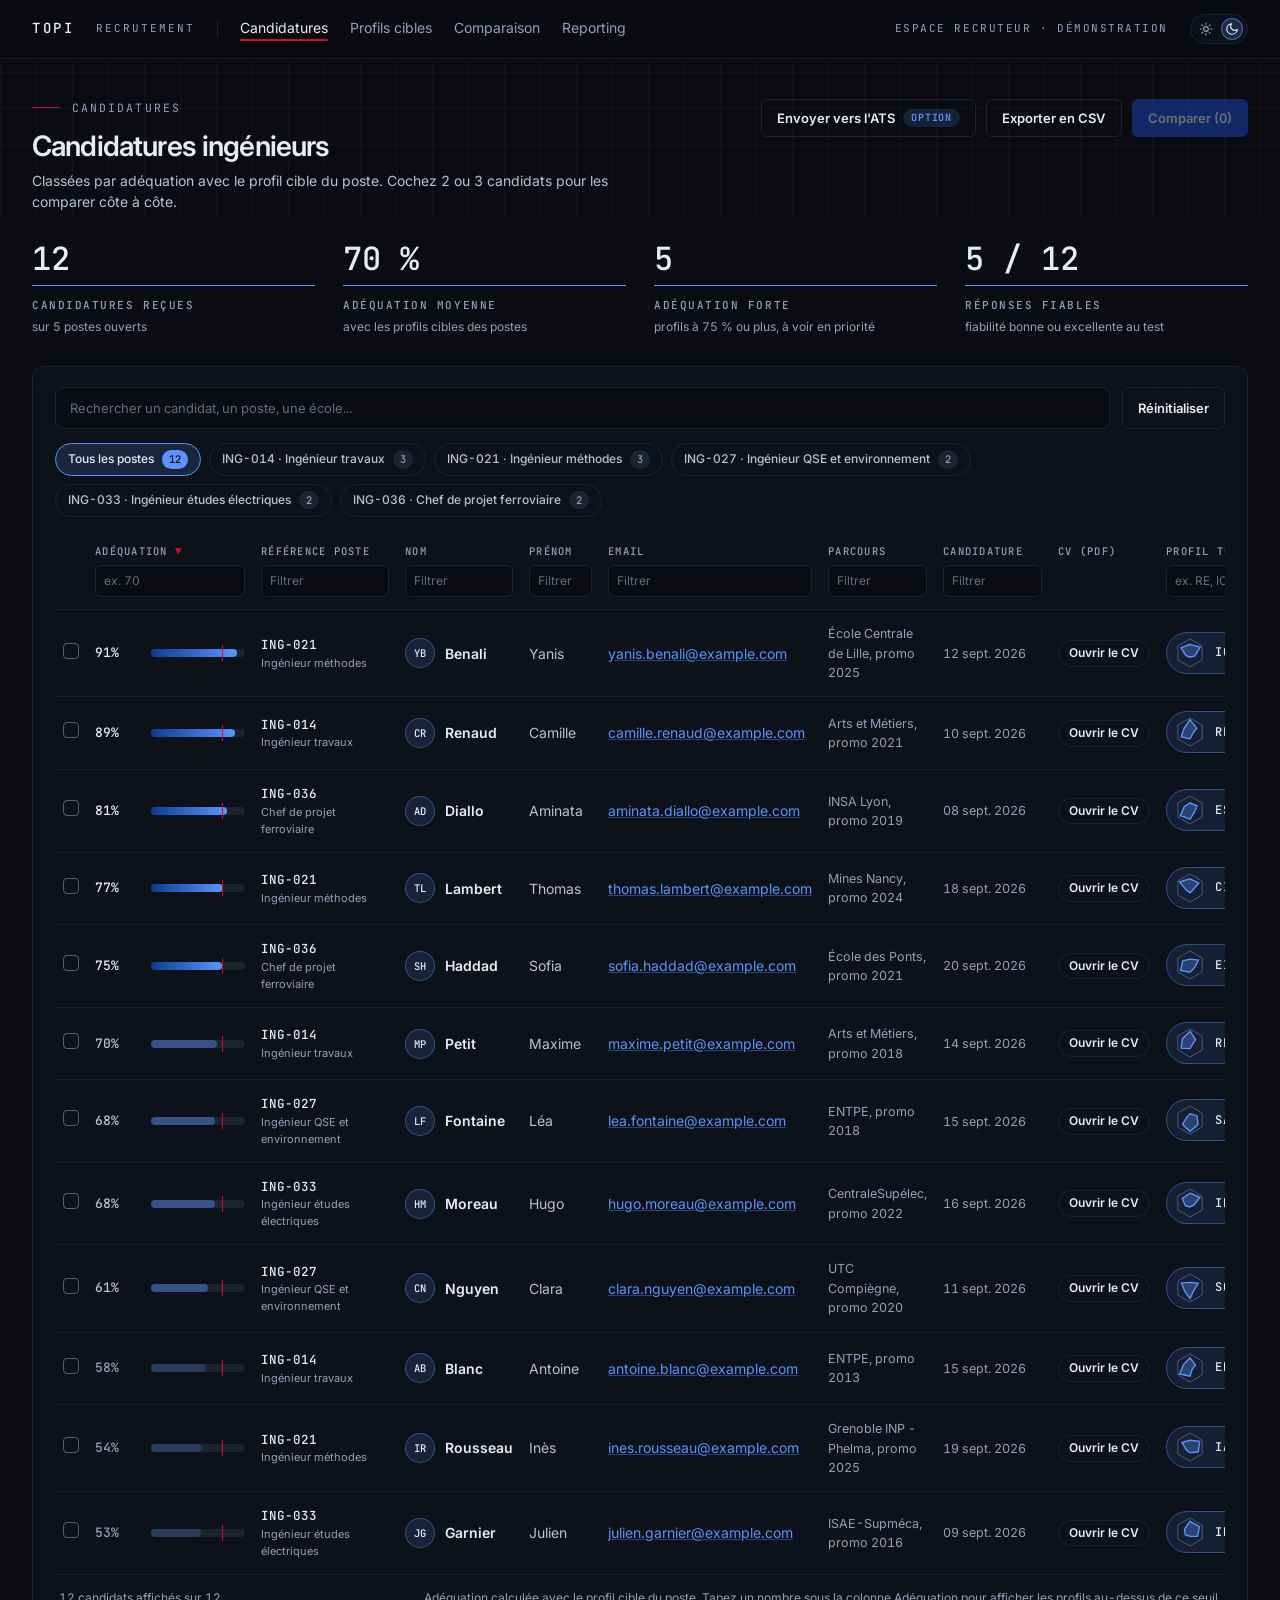
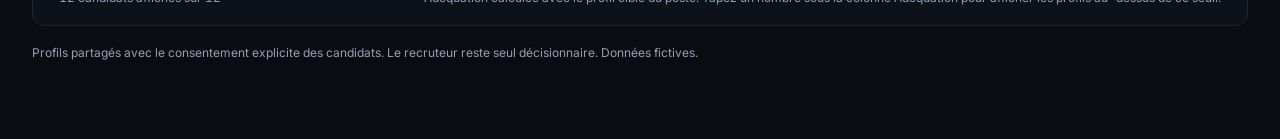
<file: index.html>
<!doctype html>
<html lang="fr">
<head>
<meta charset="utf-8">
<meta name="viewport" content="width=device-width, initial-scale=1">
<meta name="robots" content="noindex, nofollow">
<title>Candidatures ingénieurs · TOPI Recrutement</title>
<link href="https://fonts.googleapis.com/css2?family=Inter:wght@400;500;600;700&family=JetBrains+Mono:wght@400;500&display=swap" rel="stylesheet">
<link rel="icon" href="favicon-32x32.png" sizes="32x32" type="image/png">
<link rel="icon" href="favicon-192x192.png" sizes="192x192" type="image/png">
<script>(function(){var k="topi-demo-theme",q=new URLSearchParams(location.search).get("theme"),t=null;try{if(q==="light"||q==="dark")localStorage.setItem(k,q);t=localStorage.getItem(k);}catch(e){}if(q==="light"||q==="dark")t=q;if(t==="light")document.documentElement.setAttribute("data-theme","light");})();</script>
<link rel="stylesheet" href="style.css?v=20261014c">
</head>
<body>
<header class="topbar">
  <a class="logo" href="index.html">TOPI</a>
  <span class="prod">Recrutement</span>
  <span class="sep"></span>
  <nav><a href="index.html" class="on">Candidatures</a><a href="cibles.html">Profils cibles</a><a href="compare.html">Comparaison</a><a href="reporting.html">Reporting</a></nav>
  <div class="right">Espace recruteur · démonstration</div>
  <button class="theme-toggle" type="button" role="switch" aria-checked="false" aria-label="Thème sombre activé. Passer au thème clair" title="Thème sombre activé. Passer au thème clair"><span class="tt-knob"></span><span class="tt-ic tt-sun"><svg viewBox="0 0 24 24" width="14" height="14" fill="none" stroke="currentColor" stroke-width="2" stroke-linecap="round" aria-hidden="true"><circle cx="12" cy="12" r="4"/><path d="M12 2v2M12 20v2M4.9 4.9l1.4 1.4M17.7 17.7l1.4 1.4M2 12h2M20 12h2M4.9 19.1l1.4-1.4M17.7 6.3l1.4-1.4"/></svg></span><span class="tt-ic tt-moon"><svg viewBox="0 0 24 24" width="14" height="14" fill="none" stroke="currentColor" stroke-width="2" stroke-linecap="round" stroke-linejoin="round" aria-hidden="true"><path d="M21 12.8A9 9 0 1 1 11.2 3a7 7 0 0 0 9.8 9.8z"/></svg></span></button>
</header>
<main class="wide">
  <div class="pagehead">
    <div>
      <div class="eyebrow"><span class="rule"></span>Candidatures</div>
      <h1>Candidatures ingénieurs</h1>
      <p class="sub">Classées par adéquation avec le profil cible du poste. Cochez 2 ou 3 candidats pour les comparer côte à côte.</p>
    </div>
    <div class="actions2">
      <button class="btn" id="ats" title="Intégration ATS proposée en option">Envoyer vers l'ATS <span class="opt">Option</span></button>
      <button class="btn" id="export">Exporter en CSV</button>
      <button class="btn primary" id="cmp" disabled>Comparer (0)</button>
    </div>
  </div>

  <div class="kpis" id="kpis"></div>

  <div class="card list">
    <div class="toolbar2">
      <div class="search"><input id="q" type="search" placeholder="Rechercher un candidat, un poste, une école..."></div>
      <button class="btn" id="reset">Réinitialiser</button>
    </div>
    <div class="chips2" id="postes"></div>
    <div class="tablewrap">
      <table>
        <thead>
          <tr id="heads"></tr>
          <tr class="filters" id="filters"></tr>
        </thead>
        <tbody id="rows"></tbody>
      </table>
    </div>
    <div class="toast" id="toast"></div>
    <div class="empty" id="empty">Aucun candidat ne correspond aux filtres.</div>
    <div class="tfoot"><span id="count"></span><span>Adéquation calculée avec le profil cible du poste. Tapez un nombre sous la colonne Adéquation pour afficher les profils au-dessus de ce seuil.</span></div>
  </div>
  <p class="foot">Profils partagés avec le consentement explicite des candidats. Le recruteur reste seul décisionnaire. Données fictives.</p>
</main>
<script src="data.js?v=20261014c"></script>
<script src="defs.js?v=20261014c"></script>
<script src="scoring.js?v=20261014c"></script>
<script>
const fmtDate = iso => new Date(iso).toLocaleDateString("fr-FR", { day: "2-digit", month: "short", year: "numeric" });
const norm = s => String(s).toLowerCase().normalize("NFD").replace(/[̀-ͯ]/g, "");
const tri = c => Object.entries(c.riasec).sort((a, b) => b[1] - a[1]).slice(0, 3).map(e => e[0]).join("");
let ADQ = {};

function mini(c) {
  const order = ["R", "I", "A", "S", "E", "C"], cx = 17, cy = 17, R = 14;
  const pt = (i, r) => { const a = (-90 + i * 60) * Math.PI / 180; return [cx + r * Math.cos(a), cy + r * Math.sin(a)].join(","); };
  const ring = order.map((k, i) => pt(i, R)).join(" ");
  const data = order.map((k, i) => pt(i, R * c.riasec[k] / 100)).join(" ");
  return `<svg class="mini" viewBox="0 0 34 34" width="34" height="34"><polygon points="${ring}" fill="none" stroke="var(--muted)" stroke-opacity=".45"/><polygon points="${data}" fill="color-mix(in srgb, var(--accent) 30%, transparent)" stroke="var(--accent)" stroke-width="1.4"/></svg>`;
}

const picked = new Set();
const COLS = [
  { key: "sel", label: "", nofilter: true, nosort: true },
  { key: "adq", label: "Adéquation", filter: c => ADQ[c.id].global, sort: c => ADQ[c.id].global, placeholder: "ex. 70", min: true },
  { key: "ref", label: "Référence poste", filter: c => c.ref + " " + c.poste, sort: c => c.ref },
  { key: "nom", label: "Nom", filter: c => c.nom, sort: c => c.nom },
  { key: "prenom", label: "Prénom", filter: c => c.prenom, sort: c => c.prenom },
  { key: "email", label: "Email", filter: c => c.email, sort: c => c.email },
  { key: "parcours", label: "Parcours", filter: c => c.parcours, sort: c => c.parcours },
  { key: "date", label: "Candidature", filter: c => fmtDate(c.candidature), sort: c => c.candidature },
  { key: "cv", label: "CV (PDF)", nofilter: true, nosort: true },
  { key: "profil", label: "Profil TOPI", filter: c => tri(c), sort: c => tri(c), placeholder: "ex. RE, IC" }
];

let sortKey = "adq", sortDir = -1, poste = "", q = "";
const filters = {};
const heads = document.getElementById("heads"), fil = document.getElementById("filters");

COLS.forEach(col => {
  const th = document.createElement("th");
  th.dataset.key = col.key;
  th.innerHTML = col.label + ' <span class="arrow"></span>';
  if (!col.nosort) {
    th.className = "sortable";
    th.onclick = () => { sortDir = sortKey === col.key ? -sortDir : (col.key === "adq" ? -1 : 1); sortKey = col.key; render(); };
  }
  heads.appendChild(th);
  const td = document.createElement("td");
  if (!col.nofilter) {
    const inp = document.createElement("input");
    inp.placeholder = col.placeholder || "Filtrer";
    inp.oninput = () => { filters[col.key] = norm(inp.value); render(); };
    td.appendChild(inp);
  }
  fil.appendChild(td);
});

document.getElementById("q").oninput = e => { q = norm(e.target.value); render(); };
document.getElementById("reset").onclick = () => {
  Object.keys(filters).forEach(k => delete filters[k]);
  fil.querySelectorAll("input").forEach(i => i.value = "");
  document.getElementById("q").value = ""; q = ""; poste = "";
  sortKey = "adq"; sortDir = -1; render();
};

const postes = [...new Map(CANDIDATS.map(c => [c.ref, c.poste])).entries()].sort();

function renderChips() {
  const el = document.getElementById("postes");
  const n = ref => CANDIDATS.filter(c => !ref || c.ref === ref).length;
  el.innerHTML = [["", "Tous les postes"], ...postes.map(([r, t]) => [r, r + " · " + t])].map(([r, t]) =>
    `<button class="chip2 ${poste === r ? "on" : ""}" data-ref="${r}">${t}<b>${n(r)}</b></button>`).join("");
  el.querySelectorAll("button").forEach(b => b.onclick = () => { poste = b.dataset.ref; render(); });
}

function renderKpis() {
  const vals = CANDIDATS.map(c => ADQ[c.id].global);
  const moy = Math.round(vals.reduce((s, v) => s + v, 0) / vals.length);
  const forts = vals.filter(v => v >= 75).length;
  const fiables = CANDIDATS.filter(c => ["Excellent", "Bon"].includes(c.validite.niveau)).length;
  const items = [
    ["Candidatures reçues", CANDIDATS.length, "sur " + postes.length + " postes ouverts"],
    ["Adéquation moyenne", moy + " %", "avec les profils cibles des postes"],
    ["Adéquation forte", forts, "profils à 75 % ou plus, à voir en priorité"],
    ["Réponses fiables", fiables + " / " + CANDIDATS.length, "fiabilité bonne ou excellente au test"]
  ];
  document.getElementById("kpis").innerHTML = items.map(([t, v, s]) => `<div class="kpi"><div class="kv">${v}</div><div class="kt">${t}</div><div class="ks">${s}</div></div>`).join("");
}

function render() {
  ADQ = Object.fromEntries(CANDIDATS.map(c => [c.id, adqCandidat(c)]));
  let list = CANDIDATS.filter(c => (!poste || c.ref === poste)
    && (!q || norm([c.prenom, c.nom, c.email, c.ref, c.poste, c.parcours].join(" ")).includes(q))
    && COLS.every(col => {
      const f = filters[col.key];
      if (!f) return true;
      if (col.min) { const n = parseFloat(f); return isNaN(n) ? true : col.filter(c) >= n; }
      return norm(col.filter(c)).includes(f);
    }));
  const col = COLS.find(x => x.key === sortKey);
  list = list.slice().sort((a, b) => {
    const x = col.sort(a), y = col.sort(b);
    return (typeof x === "number" ? x - y : String(x).localeCompare(String(y), "fr")) * sortDir;
  });
  heads.querySelectorAll("th").forEach(th => {
    th.querySelector(".arrow").textContent = th.dataset.key === sortKey ? (sortDir === 1 ? "▲" : "▼") : "";
  });
  document.getElementById("rows").innerHTML = list.map(c => {
    const i = CANDIDATS.indexOf(c), a = ADQ[c.id].global;
    const cvUrl = "cv.html?f=" + encodeURIComponent(c.cv) + "&n=" + encodeURIComponent(c.prenom + " " + c.nom);
    return `<tr>
      <td><input type="checkbox" class="pick" data-id="${c.id}" ${picked.has(c.id) ? "checked" : ""} title="Sélectionner pour comparer"></td>
      <td><div class="adq ${niveauAdq(a)}"><b>${a}%</b><span class="abar"><i style="width:${a}%"></i></span></div></td>
      <td class="ref">${c.ref}<small>${c.poste}</small></td>
      <td><div class="who"><span class="av">${c.prenom[0]}${c.nom[0]}</span>${c.nom}</div></td>
      <td>${c.prenom}</td>
      <td><a href="mailto:${c.email}">${c.email}</a></td>
      <td class="muted">${c.parcours}</td>
      <td class="muted nowrap">${fmtDate(c.candidature)}</td>
      <td><a class="pill cv" href="${cvUrl}" target="_blank" rel="noopener">Ouvrir le CV</a></td>
      <td><a class="pill topi" href="profil.html?id=${c.id}" target="_blank" rel="noopener">${mini(c)}<span>${tri(c)}</span></a></td>
    </tr>`;
  }).join("");
  document.querySelectorAll("input.pick").forEach(cb => cb.onchange = () => {
    if (cb.checked && picked.size >= 3) { cb.checked = false; toast("Vous pouvez comparer 3 candidats au maximum."); return; }
    cb.checked ? picked.add(cb.dataset.id) : picked.delete(cb.dataset.id); updateCmp();
  });
  document.getElementById("count").textContent = list.length + " candidat" + (list.length > 1 ? "s" : "") + " affiché" + (list.length > 1 ? "s" : "") + " sur " + CANDIDATS.length;
  document.getElementById("empty").style.display = list.length ? "none" : "block";
  renderChips(); renderKpis();
}

function updateCmp() {
  const b = document.getElementById("cmp");
  b.textContent = "Comparer (" + picked.size + ")"; b.disabled = picked.size < 2;
}
let toastT;
function toast(msg) { const el = document.getElementById("toast"); el.textContent = msg; el.style.display = "block"; clearTimeout(toastT); toastT = setTimeout(() => el.style.display = "none", 3500); }
document.getElementById("cmp").onclick = () => window.open("compare.html?ids=" + [...picked].join(","), "_blank");
document.getElementById("ats").onclick = () => toast("Intégration ATS proposée en option : elle n'est pas activée dans cette démonstration.");
document.getElementById("export").onclick = () => {
  const head = ["Adéquation (%)", "Référence poste", "Poste", "Nom", "Prénom", "Email", "Parcours", "Candidature", "Profil RIASEC", "CV"];
  const rows = CANDIDATS.slice().sort((a, b) => ADQ[b.id].global - ADQ[a.id].global).map(c => [ADQ[c.id].global, c.ref, c.poste, c.nom, c.prenom, c.email, c.parcours, c.candidature, tri(c), c.cv]);
  const csv = [head, ...rows].map(r => r.map(v => '"' + String(v).replace(/"/g, '""') + '"').join(";")).join("\r\n");
  const a = document.createElement("a");
  a.href = URL.createObjectURL(new Blob(["﻿" + csv], { type: "text/csv;charset=utf-8" }));
  a.download = "candidatures-ingenieurs.csv"; a.click();
};

render();
</script>
<script src="theme.js?v=20261014c"></script>
</body>
</html>
</file>
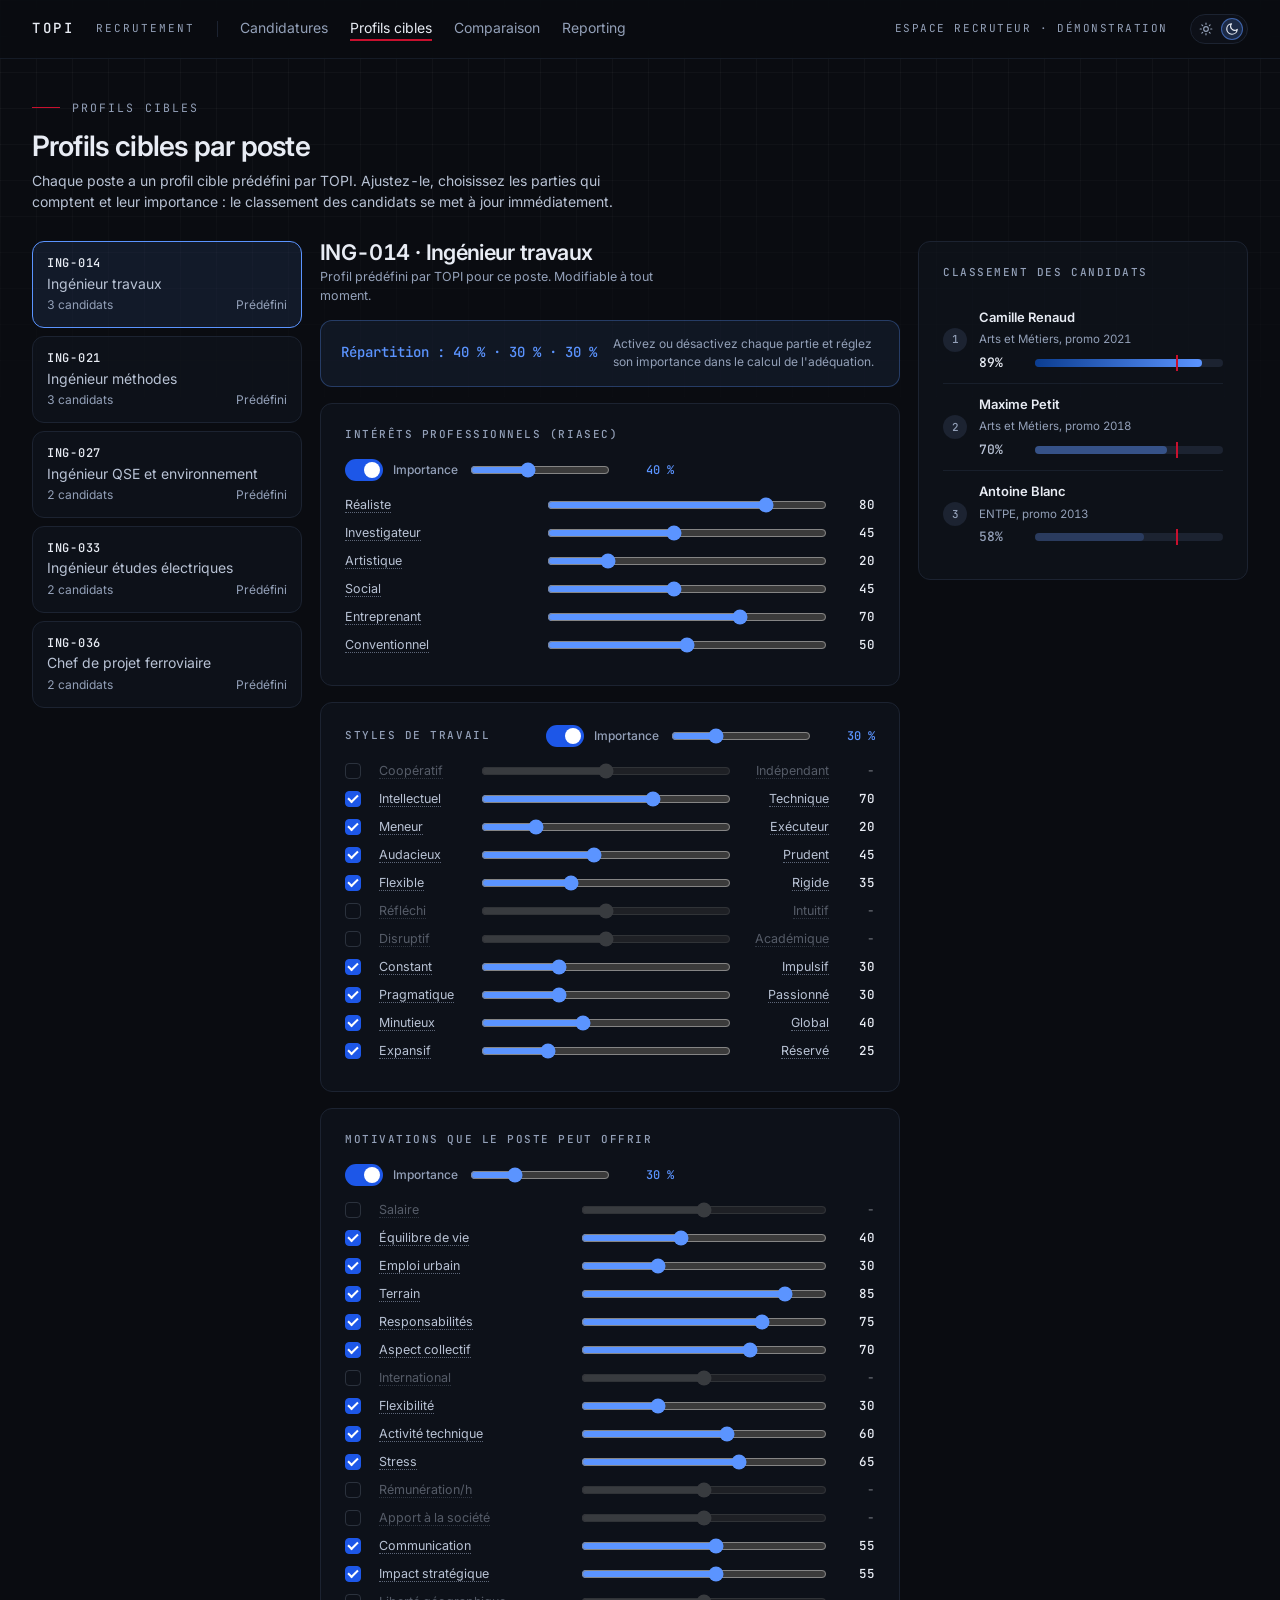
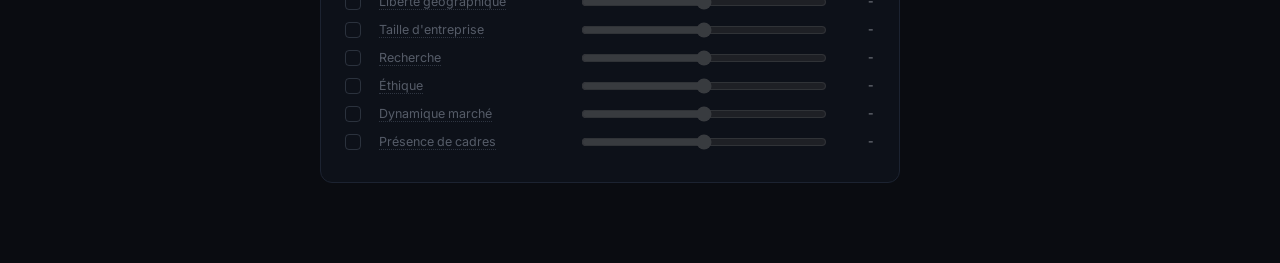
<file: cibles.html>
<!doctype html>
<html lang="fr">
<head>
<meta charset="utf-8">
<meta name="viewport" content="width=device-width, initial-scale=1">
<meta name="robots" content="noindex, nofollow">
<title>Profils cibles · TOPI Recrutement</title>
<link href="https://fonts.googleapis.com/css2?family=Inter:wght@400;500;600;700&family=JetBrains+Mono:wght@400;500&display=swap" rel="stylesheet">
<link rel="icon" href="favicon-32x32.png" sizes="32x32" type="image/png">
<link rel="icon" href="favicon-192x192.png" sizes="192x192" type="image/png">
<script>(function(){var k="topi-demo-theme",q=new URLSearchParams(location.search).get("theme"),t=null;try{if(q==="light"||q==="dark")localStorage.setItem(k,q);t=localStorage.getItem(k);}catch(e){}if(q==="light"||q==="dark")t=q;if(t==="light")document.documentElement.setAttribute("data-theme","light");})();</script>
<link rel="stylesheet" href="style.css?v=20261014c">
</head>
<body>
<header class="topbar">
  <a class="logo" href="index.html">TOPI</a>
  <span class="prod">Recrutement</span>
  <span class="sep"></span>
  <nav><a href="index.html">Candidatures</a><a href="cibles.html" class="on">Profils cibles</a><a href="compare.html">Comparaison</a><a href="reporting.html">Reporting</a></nav>
  <div class="right">Espace recruteur · démonstration</div>
  <button class="theme-toggle" type="button" role="switch" aria-checked="false" aria-label="Thème sombre activé. Passer au thème clair" title="Thème sombre activé. Passer au thème clair"><span class="tt-knob"></span><span class="tt-ic tt-sun"><svg viewBox="0 0 24 24" width="14" height="14" fill="none" stroke="currentColor" stroke-width="2" stroke-linecap="round" aria-hidden="true"><circle cx="12" cy="12" r="4"/><path d="M12 2v2M12 20v2M4.9 4.9l1.4 1.4M17.7 17.7l1.4 1.4M2 12h2M20 12h2M4.9 19.1l1.4-1.4M17.7 6.3l1.4-1.4"/></svg></span><span class="tt-ic tt-moon"><svg viewBox="0 0 24 24" width="14" height="14" fill="none" stroke="currentColor" stroke-width="2" stroke-linecap="round" stroke-linejoin="round" aria-hidden="true"><path d="M21 12.8A9 9 0 1 1 11.2 3a7 7 0 0 0 9.8 9.8z"/></svg></span></button>
</header>
<main class="wide">
  <div class="pagehead">
    <div>
      <div class="eyebrow"><span class="rule"></span>Profils cibles</div>
      <h1>Profils cibles par poste</h1>
      <p class="sub">Chaque poste a un profil cible prédéfini par TOPI. Ajustez-le, choisissez les parties qui comptent et leur importance : le classement des candidats se met à jour immédiatement.</p>
    </div>
  </div>
  <div class="editor">
    <div class="plist" id="plist"></div>
    <div id="editor"></div>
    <div class="card rank" id="rank"></div>
  </div>
</main>
<div id="tooltip" class="tooltip" role="tooltip"></div>
<script src="data.js?v=20261014c"></script>
<script src="defs.js?v=20261014c"></script>
<script src="scoring.js?v=20261014c"></script>
<script>
const params = new URLSearchParams(location.search);
const refs = Object.keys(CIBLES_DEFAUT);
const titres = Object.fromEntries(CANDIDATS.map(c => [c.ref, c.poste]));
let ref = refs.includes(params.get("ref")) ? params.get("ref") : refs[0];
let cible = getCible(ref);

const esc = s => s.replace(/&/g, "&amp;").replace(/"/g, "&quot;").replace(/</g, "&lt;");
const tip = (kind, key, inner) => `<span class="tip" data-kind="${kind}" data-key="${esc(key)}">${inner}</span>`;
const SECTIONS = [
  { k: "riasec", titre: "Intérêts professionnels (RIASEC)", sec: "sec-r" },
  { k: "axes", titre: "Styles de travail", sec: "sec-a" },
  { k: "crit", titre: "Motivations que le poste peut offrir", sec: "sec-c" }
];

const commit = () => { saveCible(ref, cible); renderList(); renderHead(); renderRank(); };

function renderList() {
  document.getElementById("plist").innerHTML = refs.map(r => {
    const n = CANDIDATS.filter(c => c.ref === r).length;
    return `<button data-ref="${r}" class="${r === ref ? "on" : ""}"><b>${r}</b>${titres[r]}<small><span>${n} candidat${n > 1 ? "s" : ""}</span>${isModified(r) ? '<span class="mod">Modifié</span>' : "<span>Prédéfini</span>"}</small></button>`;
  }).join("");
  document.querySelectorAll("#plist button").forEach(b => b.onclick = () => { ref = b.dataset.ref; cible = getCible(ref); history.replaceState(null, "", "?ref=" + ref); renderAll(); });
}

function renderHead() {
  const h = document.getElementById("edhead");
  if (!h) return;
  h.querySelector("button").style.visibility = isModified(ref) ? "visible" : "hidden";
  h.querySelector("p").textContent = isModified(ref) ? "Profil modifié par vous. Vous pouvez revenir au profil prédéfini par TOPI." : "Profil prédéfini par TOPI pour ce poste. Modifiable à tout moment.";
}

// ---- pondération des 3 parties ----
function refreshWeights() {
  const eff = poidsEffectifs(cible), nbActifs = SECTIONS.filter(s => cible.actifs[s.k]).length;
  SECTIONS.forEach(s => {
    const w = document.querySelector(`.wctl[data-k="${s.k}"]`), on = cible.actifs[s.k];
    w.querySelector('input[type=checkbox]').checked = on;
    const rg = w.querySelector("input[type=range]");
    rg.value = eff[s.k]; rg.disabled = !on || nbActifs === 1;
    w.querySelector("b").textContent = on ? eff[s.k] + " %" : "Exclu";
    w.classList.toggle("off", !on);
    document.getElementById(s.sec).parentElement.classList.toggle("secoff", !on);
  });
  const t = document.getElementById("wsum");
  if (t) t.textContent = nbActifs === 1 ? "Une seule partie est comptée : elle pèse 100 %." : "Répartition : " + SECTIONS.filter(s => cible.actifs[s.k]).map(s => eff[s.k] + " %").join(" · ");
}

function bindWeights() {
  SECTIONS.forEach(s => {
    const w = document.querySelector(`.wctl[data-k="${s.k}"]`);
    w.querySelector('input[type=checkbox]').onchange = ev => {
      if (!ev.target.checked && SECTIONS.filter(x => cible.actifs[x.k]).length === 1) { ev.target.checked = true; return; }
      cible.actifs[s.k] = ev.target.checked; refreshWeights(); commit();
    };
    w.querySelector("input[type=range]").oninput = ev => {
      const v = +ev.target.value, others = SECTIONS.filter(x => x.k !== s.k && cible.actifs[x.k]);
      if (!others.length) return;
      const raw = others.reduce((a, x) => a + cible.poids[x.k], 0);
      cible.poids[s.k] = v;
      others.forEach(x => cible.poids[x.k] = Math.max(0, Math.round(raw ? (100 - v) * cible.poids[x.k] / raw : (100 - v) / others.length)));
      refreshWeights(); commit();
    };
  });
  refreshWeights();
}

function wctl(s) {
  return `<div class="sechead"><h2>${s.titre}</h2><div class="wctl" data-k="${s.k}"><label class="sw" title="Compter cette partie dans l'adéquation"><input type="checkbox"><span></span></label><span class="wl">Importance</span><input type="range" min="0" max="100"><b></b></div></div>`;
}

function buildEditor() {
  const el = document.getElementById("editor");
  el.innerHTML = `
    <div class="edhead" id="edhead"><div><h1>${ref} · ${titres[ref]}</h1><p></p></div><button class="btn" id="restore">Restaurer le profil prédéfini</button></div>
    <div class="card wsumcard"><span id="wsum"></span><span class="hint2">Activez ou désactivez chaque partie et réglez son importance dans le calcul de l'adéquation.</span></div>
    <div class="card edcard">${wctl(SECTIONS[0])}<div id="sec-r"></div></div>
    <div class="card edcard">${wctl(SECTIONS[1])}<div id="sec-a"></div></div>
    <div class="card edcard">${wctl(SECTIONS[2])}<div id="sec-c"></div></div>`;
  document.getElementById("restore").onclick = () => { resetCible(ref); cible = getCible(ref); buildEditor(); commit(); };

  const sr = document.getElementById("sec-r");
  RIA_ORDER.forEach(k => {
    const row = document.createElement("div"); row.className = "slrow nocheck";
    row.innerHTML = `<span>${tip("riasec", k, RIASEC_LABELS[k])}</span><input type="range" min="0" max="100" value="${cible.riasec[k]}"><span class="v">${cible.riasec[k]}</span>`;
    const inp = row.querySelector("input"), v = row.querySelector(".v");
    inp.oninput = () => { cible.riasec[k] = +inp.value; v.textContent = inp.value; commit(); };
    sr.appendChild(row);
  });

  const sa = document.getElementById("sec-a");
  AXES.forEach((pair, i) => {
    const on = cible.axes[i] != null, val = on ? cible.axes[i] : 50;
    const row = document.createElement("div"); row.className = "slrow ax" + (on ? "" : " off");
    row.innerHTML = `<input type="checkbox" ${on ? "checked" : ""} title="Compter ce critère"><span>${tip("style", pair[0], pair[0])}</span><input type="range" min="0" max="100" value="${val}" ${on ? "" : "disabled"}><span class="rt">${tip("style", pair[1], pair[1])}</span><span class="v">${on ? val : "-"}</span>`;
    const [cb, , rg, , v] = [...row.children];
    cb.onchange = () => { if (cb.checked) { cible.axes[i] = +rg.value; rg.disabled = false; row.classList.remove("off"); v.textContent = rg.value; } else { delete cible.axes[i]; rg.disabled = true; row.classList.add("off"); v.textContent = "-"; } commit(); };
    rg.oninput = () => { cible.axes[i] = +rg.value; v.textContent = rg.value; commit(); };
    sa.appendChild(row);
  });

  const sc = document.getElementById("sec-c");
  CRITERES.forEach(k => {
    const on = cible.crit[k] != null, val = on ? cible.crit[k] : 50;
    const row = document.createElement("div"); row.className = "slrow" + (on ? "" : " off");
    row.innerHTML = `<input type="checkbox" ${on ? "checked" : ""} title="Compter ce critère"><span>${tip("critere", k, k)}</span><input type="range" min="0" max="100" value="${val}" ${on ? "" : "disabled"}><span class="v">${on ? val : "-"}</span>`;
    const [cb, , rg, v] = [...row.children];
    cb.onchange = () => { if (cb.checked) { cible.crit[k] = +rg.value; rg.disabled = false; row.classList.remove("off"); v.textContent = rg.value; } else { delete cible.crit[k]; rg.disabled = true; row.classList.add("off"); v.textContent = "-"; } commit(); };
    rg.oninput = () => { cible.crit[k] = +rg.value; v.textContent = rg.value; commit(); };
    sc.appendChild(row);
  });
  bindWeights();
  renderHead();
}

function renderRank() {
  const list = CANDIDATS.filter(c => c.ref === ref).map(c => ({ c, a: adequation(c, cible) })).sort((x, y) => y.a.global - x.a.global);
  document.getElementById("rank").innerHTML = `<h2>Classement des candidats</h2>` + list.map((r, i) => `
    <div class="rrow"><span class="n">${i + 1}</span><div><a href="profil.html?id=${r.c.id}" target="_blank" rel="noopener">${r.c.prenom} ${r.c.nom}</a><small>${r.c.parcours}</small>
    <div class="adq ${niveauAdq(r.a.global)}"><b>${r.a.global}%</b><span class="abar"><i style="width:${r.a.global}%"></i></span></div></div></div>`).join("");
}

function renderAll() { renderList(); buildEditor(); renderRank(); }
renderAll();

// ---- définitions au survol (identique aux profils candidats) ----
const tt = document.getElementById("tooltip");
function content(el) {
  const kind = el.dataset.kind, key = el.dataset.key;
  if (kind === "riasec") return [RIASEC_LABELS[key], DEF_RIASEC[key]];
  if (kind === "critere") return [key, DEF_CRITERES[key]];
  const i = AXES.findIndex(p => p.includes(key));
  return [key + " (" + DIMENSIONS[i] + ")", DEF_STYLES[key]];
}
function place(e) {
  const pad = 14, w = tt.offsetWidth, h = tt.offsetHeight;
  let x = e.clientX + pad, y = e.clientY + pad;
  if (x + w > innerWidth - 8) x = e.clientX - w - pad;
  if (y + h > innerHeight - 8) y = e.clientY - h - pad;
  tt.style.left = Math.max(8, x) + "px"; tt.style.top = Math.max(8, y) + "px";
}
document.addEventListener("mouseover", e => {
  const el = e.target.closest(".tip");
  if (!el) return;
  const [title, text] = content(el);
  tt.innerHTML = `<b>${title}</b><span>${text}</span>`;
  tt.style.display = "block"; place(e);
});
document.addEventListener("mousemove", e => { if (tt.style.display === "block") place(e); });
document.addEventListener("mouseout", e => { if (e.target.closest(".tip")) tt.style.display = "none"; });
</script>
<script src="theme.js?v=20261014c"></script>
</body>
</html>
</file>
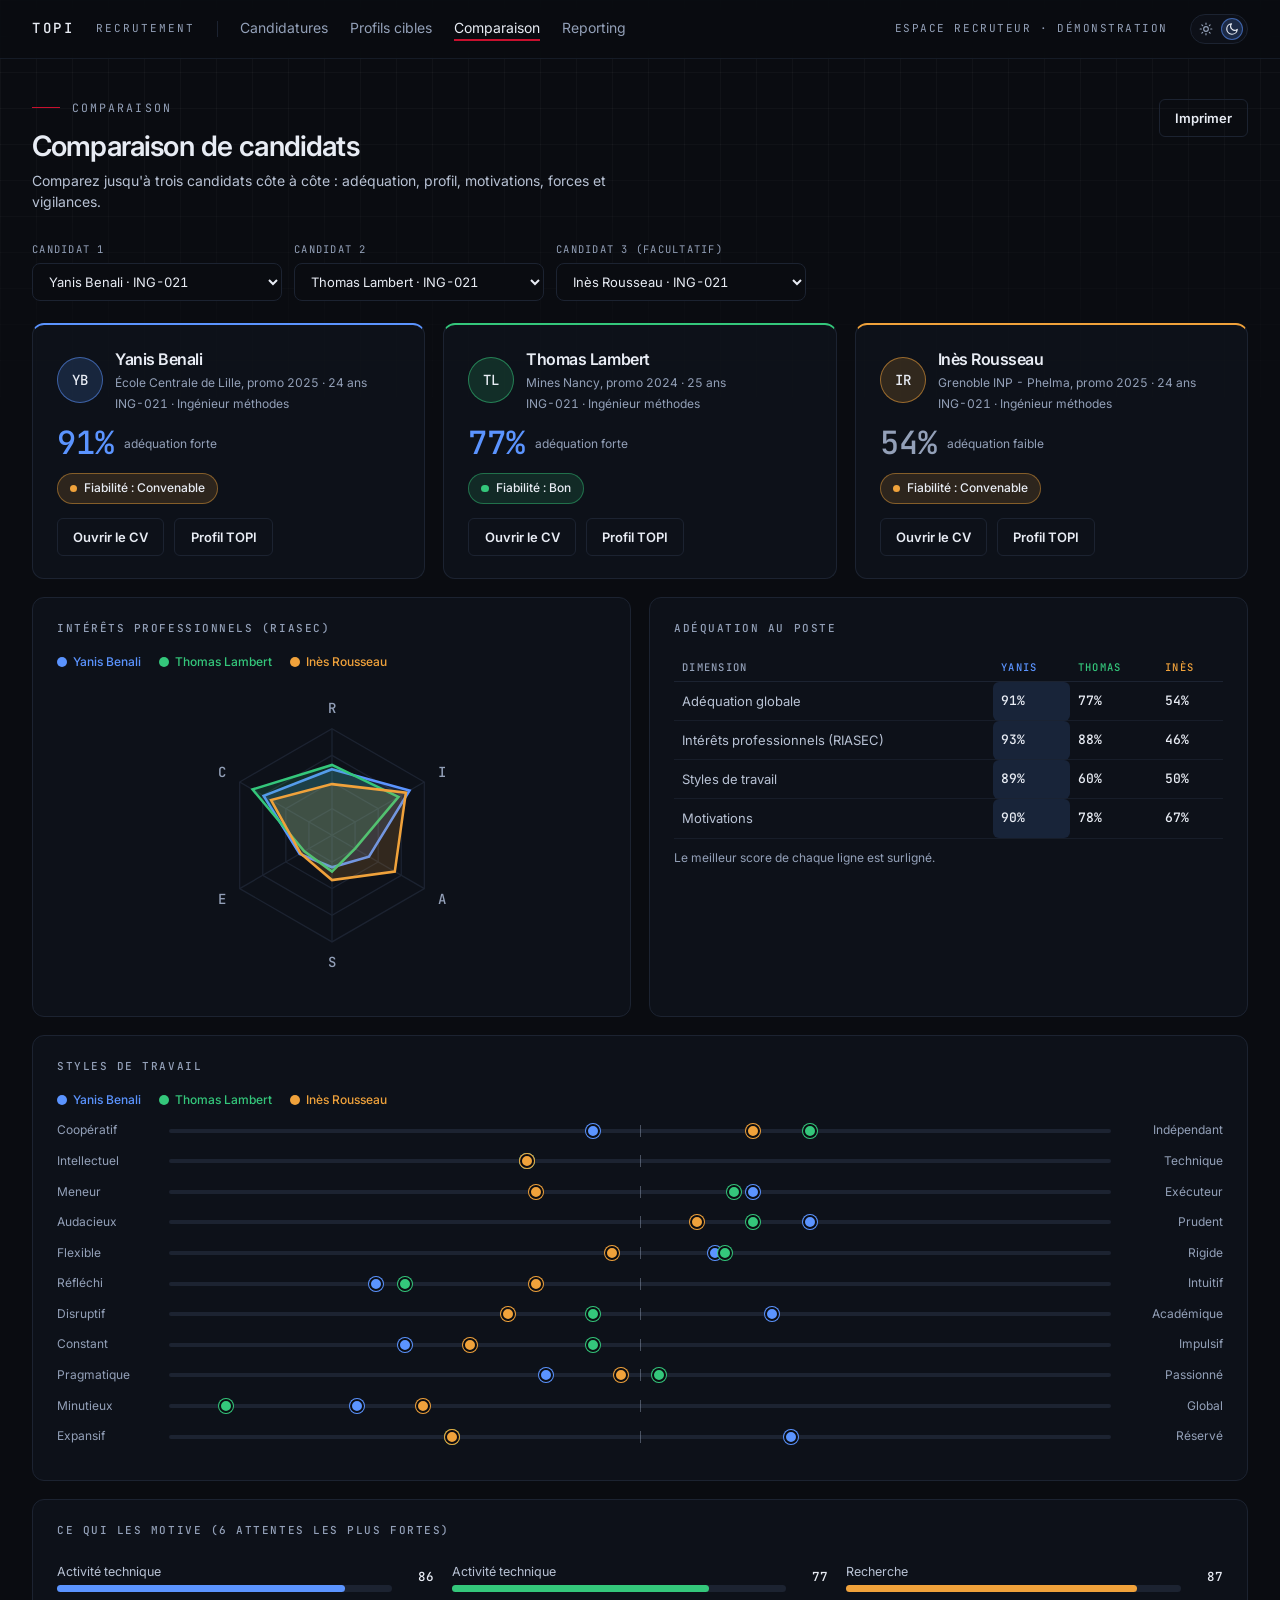
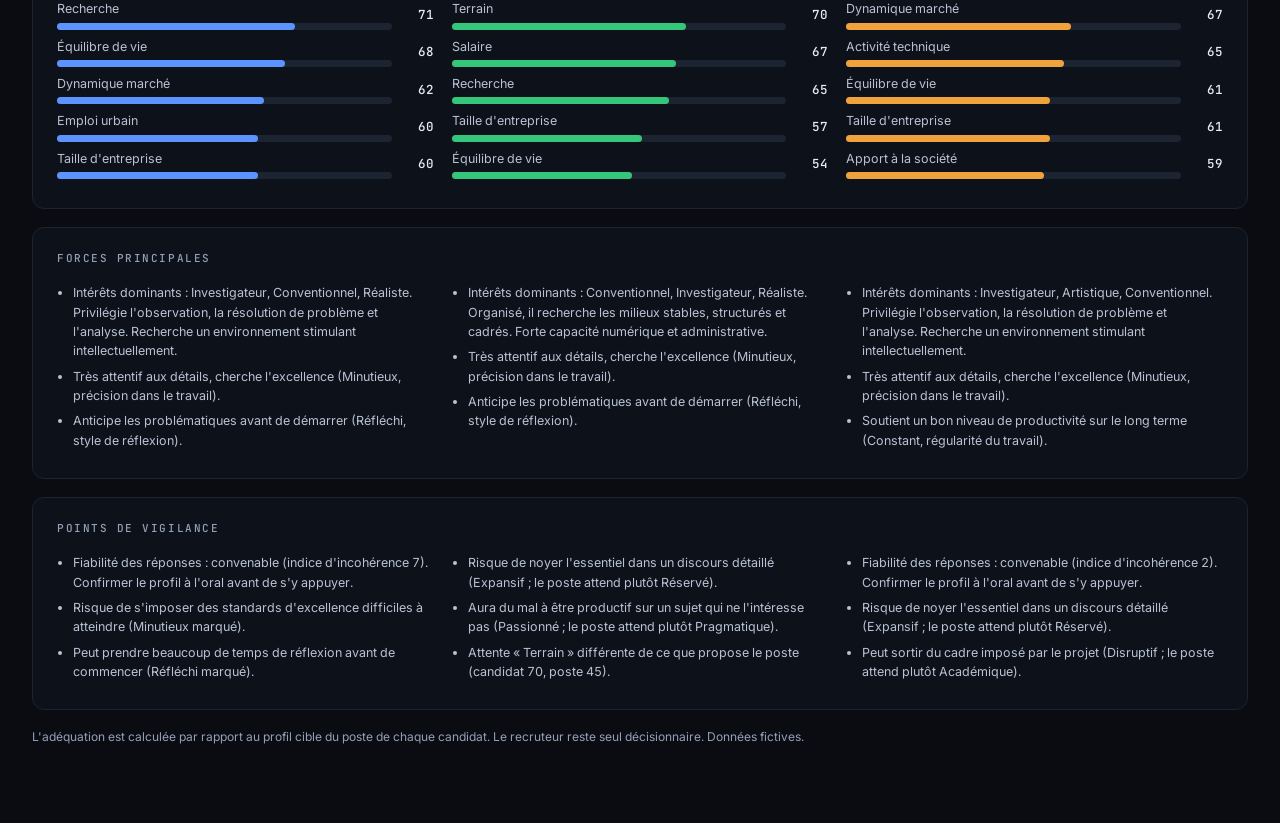
<file: compare.html>
<!doctype html>
<html lang="fr">
<head>
<meta charset="utf-8">
<meta name="viewport" content="width=device-width, initial-scale=1">
<meta name="robots" content="noindex, nofollow">
<title>Comparaison de candidats · TOPI Recrutement</title>
<link href="https://fonts.googleapis.com/css2?family=Inter:wght@400;500;600;700&family=JetBrains+Mono:wght@400;500&display=swap" rel="stylesheet">
<link rel="icon" href="favicon-32x32.png" sizes="32x32" type="image/png">
<link rel="icon" href="favicon-192x192.png" sizes="192x192" type="image/png">
<script>(function(){var k="topi-demo-theme",q=new URLSearchParams(location.search).get("theme"),t=null;try{if(q==="light"||q==="dark")localStorage.setItem(k,q);t=localStorage.getItem(k);}catch(e){}if(q==="light"||q==="dark")t=q;if(t==="light")document.documentElement.setAttribute("data-theme","light");})();</script>
<link rel="stylesheet" href="style.css?v=20261014c">
<style>
  .cmpsel { display: flex; gap: 12px; flex-wrap: wrap; margin-bottom: 22px; }
  .cmpsel label { font-family: var(--font-mono); font-size: 10.5px; letter-spacing: .12em; text-transform: uppercase; color: var(--muted); display: block; margin-bottom: 6px; }
  .cmpsel select { min-width: 250px; padding: 9px 12px; border: 1px solid var(--line); border-radius: 8px; font: inherit; font-size: 13px; background: var(--graphite); color: var(--ink); }
  .cmpsel select:focus { outline: none; border-color: var(--accent); }
  .cols { display: grid; gap: 18px; }
  .ccard { border-top: 2px solid var(--cc); }
  .ccard .top { display: flex; align-items: center; gap: 12px; }
  .ccard .av2 { width: 46px; height: 46px; border-radius: 50%; display: grid; place-items: center; font-family: var(--font-mono); font-weight: 500; color: var(--ink); background: color-mix(in srgb, var(--cc) 16%, transparent); border: 1px solid color-mix(in srgb, var(--cc) 55%, transparent); }
  .ccard h3 { margin: 0; font-size: 16px; font-weight: 600; }
  .ccard .m { color: var(--muted); font-size: 12px; margin-top: 2px; }
  .ccard .row { display: flex; gap: 10px; align-items: center; margin-top: 14px; flex-wrap: wrap; }
  .big { font-family: var(--font-mono); font-size: 2rem; font-weight: 500; line-height: 1; color: var(--muted); }
  .big.high { color: var(--accent); }
  .big.mid { color: var(--body); }
  .tbl { width: 100%; border-collapse: collapse; font-size: 13px; }
  .tbl th { text-align: left; font-family: var(--font-mono); font-size: 10.5px; font-weight: 500; text-transform: uppercase; letter-spacing: .12em; color: var(--muted); padding: 6px 8px; }
  .tbl td { padding: 9px 8px; border-top: 1px solid var(--line); }
  .tbl td.c { font-family: var(--font-mono); font-weight: 500; color: var(--ink); }
  .best { background: color-mix(in srgb, var(--accent) 14%, transparent); border-radius: 6px; }
  .axr { display: grid; grid-template-columns: 100px 1fr 100px; gap: 12px; align-items: center; margin: 12px 0; font-size: 12px; color: var(--muted); }
  .axr .r { text-align: right; }
  .axr .ln { position: relative; height: 4px; background: var(--line); border-radius: 2px; }
  .axr .ln::after { content: ""; position: absolute; left: 50%; top: -4px; width: 1px; height: 12px; background: color-mix(in srgb, var(--muted) 45%, transparent); }
  .axr .d { position: absolute; top: -5px; width: 14px; height: 14px; margin-left: -7px; border-radius: 50%; border: 2px solid var(--graphite); box-shadow: 0 0 0 1px currentColor; background: currentColor; }
  .lgd { display: flex; gap: 18px; flex-wrap: wrap; margin: 4px 0 12px; font-size: 12px; }
  .lgd span { display: inline-flex; gap: 6px; align-items: center; font-weight: 500; }
  .lgd i { width: 10px; height: 10px; border-radius: 50%; display: inline-block; }
  .mrow { display: grid; grid-template-columns: 1fr 34px; gap: 8px; align-items: center; margin: 7px 0; font-size: 12.5px; color: var(--body); }
  .mrow .t { height: 7px; background: var(--line); border-radius: 999px; margin-top: 4px; }
  .mrow .t i { display: block; height: 100%; border-radius: 999px; }
  .mrow b { text-align: right; font-family: var(--font-mono); font-weight: 500; color: var(--ink); }
  .bl { margin: 0; padding: 0 0 0 16px; font-size: 12.5px; line-height: 1.55; color: var(--body); }
  .bl li { margin-bottom: 6px; }
  .sec3 { margin-top: 18px; }
  .note2 { color: var(--muted); font-size: 12px; margin-top: 10px; }
</style>
</head>
<body>
<header class="topbar">
  <a class="logo" href="index.html">TOPI</a>
  <span class="prod">Recrutement</span>
  <span class="sep"></span>
  <nav><a href="index.html">Candidatures</a><a href="cibles.html">Profils cibles</a><a href="compare.html" class="on">Comparaison</a><a href="reporting.html">Reporting</a></nav>
  <div class="right">Espace recruteur · démonstration</div>
  <button class="theme-toggle" type="button" role="switch" aria-checked="false" aria-label="Thème sombre activé. Passer au thème clair" title="Thème sombre activé. Passer au thème clair"><span class="tt-knob"></span><span class="tt-ic tt-sun"><svg viewBox="0 0 24 24" width="14" height="14" fill="none" stroke="currentColor" stroke-width="2" stroke-linecap="round" aria-hidden="true"><circle cx="12" cy="12" r="4"/><path d="M12 2v2M12 20v2M4.9 4.9l1.4 1.4M17.7 17.7l1.4 1.4M2 12h2M20 12h2M4.9 19.1l1.4-1.4M17.7 6.3l1.4-1.4"/></svg></span><span class="tt-ic tt-moon"><svg viewBox="0 0 24 24" width="14" height="14" fill="none" stroke="currentColor" stroke-width="2" stroke-linecap="round" stroke-linejoin="round" aria-hidden="true"><path d="M21 12.8A9 9 0 1 1 11.2 3a7 7 0 0 0 9.8 9.8z"/></svg></span></button>
</header>
<main class="wide">
  <div class="pagehead">
    <div>
      <div class="eyebrow"><span class="rule"></span>Comparaison</div>
      <h1>Comparaison de candidats</h1>
      <p class="sub">Comparez jusqu'à trois candidats côte à côte : adéquation, profil, motivations, forces et vigilances.</p>
    </div>
    <button class="btn" onclick="window.print()">Imprimer</button>
  </div>
  <div class="cmpsel" id="sel"></div>
  <div id="out"></div>
  <p class="foot">L'adéquation est calculée par rapport au profil cible du poste de chaque candidat. Le recruteur reste seul décisionnaire. Données fictives.</p>
</main>
<script src="data.js?v=20261014c"></script>
<script src="defs.js?v=20261014c"></script>
<script src="scoring.js?v=20261014c"></script>
<script src="rapport.js?v=20261014c"></script>
<script>
const COLORS = ["var(--s1)", "var(--s2)", "var(--s3)"];
const params = new URLSearchParams(location.search);
let ids = (params.get("ids") || "c2,c6,c11").split(",").filter(id => CANDIDATS.some(c => c.id === id)).slice(0, 3);
if (ids.length < 2) ids = ["c2", "c6", "c11"];

function buildSel() {
  document.getElementById("sel").innerHTML = [0, 1, 2].map(i => `<div><label>Candidat ${i + 1}${i === 2 ? " (facultatif)" : ""}</label><select data-i="${i}">${i === 2 ? '<option value="">Aucun</option>' : ""}${CANDIDATS.map(c => `<option value="${c.id}" ${ids[i] === c.id ? "selected" : ""}>${c.prenom} ${c.nom} · ${c.ref}</option>`).join("")}</select></div>`).join("");
  document.querySelectorAll("#sel select").forEach(s => s.onchange = () => {
    const v = [...document.querySelectorAll("#sel select")].map(x => x.value).filter(Boolean);
    ids = [...new Set(v)]; if (ids.length < 2) return;
    history.replaceState(null, "", "?ids=" + ids.join(",")); render();
  });
}

function radar(list) {
  const cx = 130, cy = 120, R = 84, order = RIA_ORDER;
  const ang = i => (-90 + i * 60) * Math.PI / 180;
  const pt = (i, r) => [cx + r * Math.cos(ang(i)), cy + r * Math.sin(ang(i))];
  const poly = f => order.map((k, i) => pt(i, R * f).join(",")).join(" ");
  let s = `<svg viewBox="0 0 260 240" width="100%" style="max-width:330px">`;
  [0.25, 0.5, 0.75, 1].forEach(f => s += `<polygon points="${poly(f)}" fill="none" stroke="var(--line)"/>`);
  order.forEach((k, i) => { const p = pt(i, R); s += `<line x1="${cx}" y1="${cy}" x2="${p[0]}" y2="${p[1]}" stroke="var(--line)"/>`; });
  list.forEach((c, n) => { s += `<polygon points="${order.map((k, i) => pt(i, R * c.riasec[k] / 100).join(",")).join(" ")}" fill="${COLORS[n]}" fill-opacity=".16" stroke="${COLORS[n]}" stroke-width="2"/>`; });
  order.forEach((k, i) => { const l = pt(i, R + 16); s += `<text x="${l[0]}" y="${l[1] + 4}" text-anchor="middle" font-size="11" font-weight="500" fill="var(--muted)" style="font-family:var(--font-mono)">${k}</text>`; });
  return s + "</svg>";
}

function render() {
  const list = ids.map(id => CANDIDATS.find(c => c.id === id));
  const A = list.map(c => adequation(c, getCible(c.ref)));
  const Rp = list.map(c => rapport(c));
  const n = list.length, cols = `grid-template-columns: repeat(${n}, 1fr)`;
  const relKey = c => ({ "Excellent": "excellent", "Bon": "bon", "Convenable": "convenable", "Mauvais": "mauvais" }[c.validite.niveau] || "convenable");
  const best = (arr, i) => arr[i] === Math.max(...arr) ? "best" : "";
  const lgd = `<div class="lgd">${list.map((c, i) => `<span style="color:${COLORS[i]}"><i style="background:${COLORS[i]}"></i>${c.prenom} ${c.nom}</span>`).join("")}</div>`;

  const cards = list.map((c, i) => `
    <div class="card ccard" style="--cc:${COLORS[i]}">
      <div class="top"><div class="av2">${c.prenom[0]}${c.nom[0]}</div><div><h3>${c.prenom} ${c.nom}</h3><div class="m">${c.parcours} · ${c.age} ans</div><div class="m">${c.ref} · ${c.poste}</div></div></div>
      <div class="row"><span class="big ${niveauAdq(A[i].global)}">${A[i].global}%</span><span class="m">adéquation ${libelleAdq(A[i].global).toLowerCase()}</span></div>
      <div class="row"><span class="rel rel-${relKey(c)}"><i></i>Fiabilité : ${c.validite.niveau}</span></div>
      <div class="row"><a class="btn" href="cv.html?f=${encodeURIComponent(c.cv)}&n=${encodeURIComponent(c.prenom + " " + c.nom)}" target="_blank" rel="noopener">Ouvrir le CV</a><a class="btn" href="profil.html?id=${c.id}" target="_blank" rel="noopener">Profil TOPI</a></div>
    </div>`).join("");

  const dims = [["Adéquation globale", A.map(a => a.global)], ["Intérêts professionnels (RIASEC)", A.map(a => a.scores.riasec)], ["Styles de travail", A.map(a => a.scores.axes)], ["Motivations", A.map(a => a.scores.crit)]];
  const table = `<table class="tbl"><thead><tr><th>Dimension</th>${list.map((c, i) => `<th style="color:${COLORS[i]}">${c.prenom}</th>`).join("")}</tr></thead><tbody>${dims.map(([t, v]) => `<tr><td>${t}</td>${v.map((x, i) => `<td class="c ${best(v, i)}">${x == null ? "-" : x + "%"}</td>`).join("")}</tr>`).join("")}</tbody></table>`;

  const axes = AXES.map((pair, k) => `<div class="axr"><div>${pair[0]}</div><div class="ln">${list.map((c, i) => `<span class="d" style="left:${c.axes[k]}%;color:${COLORS[i]}" title="${c.prenom} : ${c.axes[k]}"></span>`).join("")}</div><div class="r">${pair[1]}</div></div>`).join("");

  const mot = list.map((c, i) => `<div>${CRITERES.map((k, j) => ({ k, v: c.attentes[j] })).sort((a, b) => b.v - a.v).slice(0, 6).map(m => `<div class="mrow"><div>${m.k}<div class="t"><i style="width:${m.v}%;background:${COLORS[i]}"></i></div></div><b>${m.v}</b></div>`).join("")}</div>`).join("");

  const fv = (arr, cls) => list.map((c, i) => `<div><ul class="bl">${arr[i].slice(0, 3).map(x => `<li>${x}</li>`).join("")}</ul></div>`).join("");

  document.getElementById("out").innerHTML = `
    <div class="cols" style="${cols}">${cards}</div>
    <div class="grid2 sec3">
      <div class="card"><h2>Intérêts professionnels (RIASEC)</h2>${lgd}<div style="text-align:center">${radar(list)}</div></div>
      <div class="card"><h2>Adéquation au poste</h2>${table}<p class="note2">Le meilleur score de chaque ligne est surligné.</p></div>
    </div>
    <div class="card sec3"><h2>Styles de travail</h2>${lgd}${axes}</div>
    <div class="card sec3"><h2>Ce qui les motive (6 attentes les plus fortes)</h2><div class="cols" style="${cols}">${mot}</div></div>
    <div class="card sec3"><h2>Forces principales</h2><div class="cols" style="${cols}">${fv(Rp.map(r => r.forces))}</div></div>
    <div class="card sec3"><h2>Points de vigilance</h2><div class="cols" style="${cols}">${fv(Rp.map(r => r.vig.length ? r.vig : ["Aucun point de vigilance marqué."]))}</div></div>`;
}
buildSel(); render();
</script>
<script src="theme.js?v=20261014c"></script>
</body>
</html>
</file>
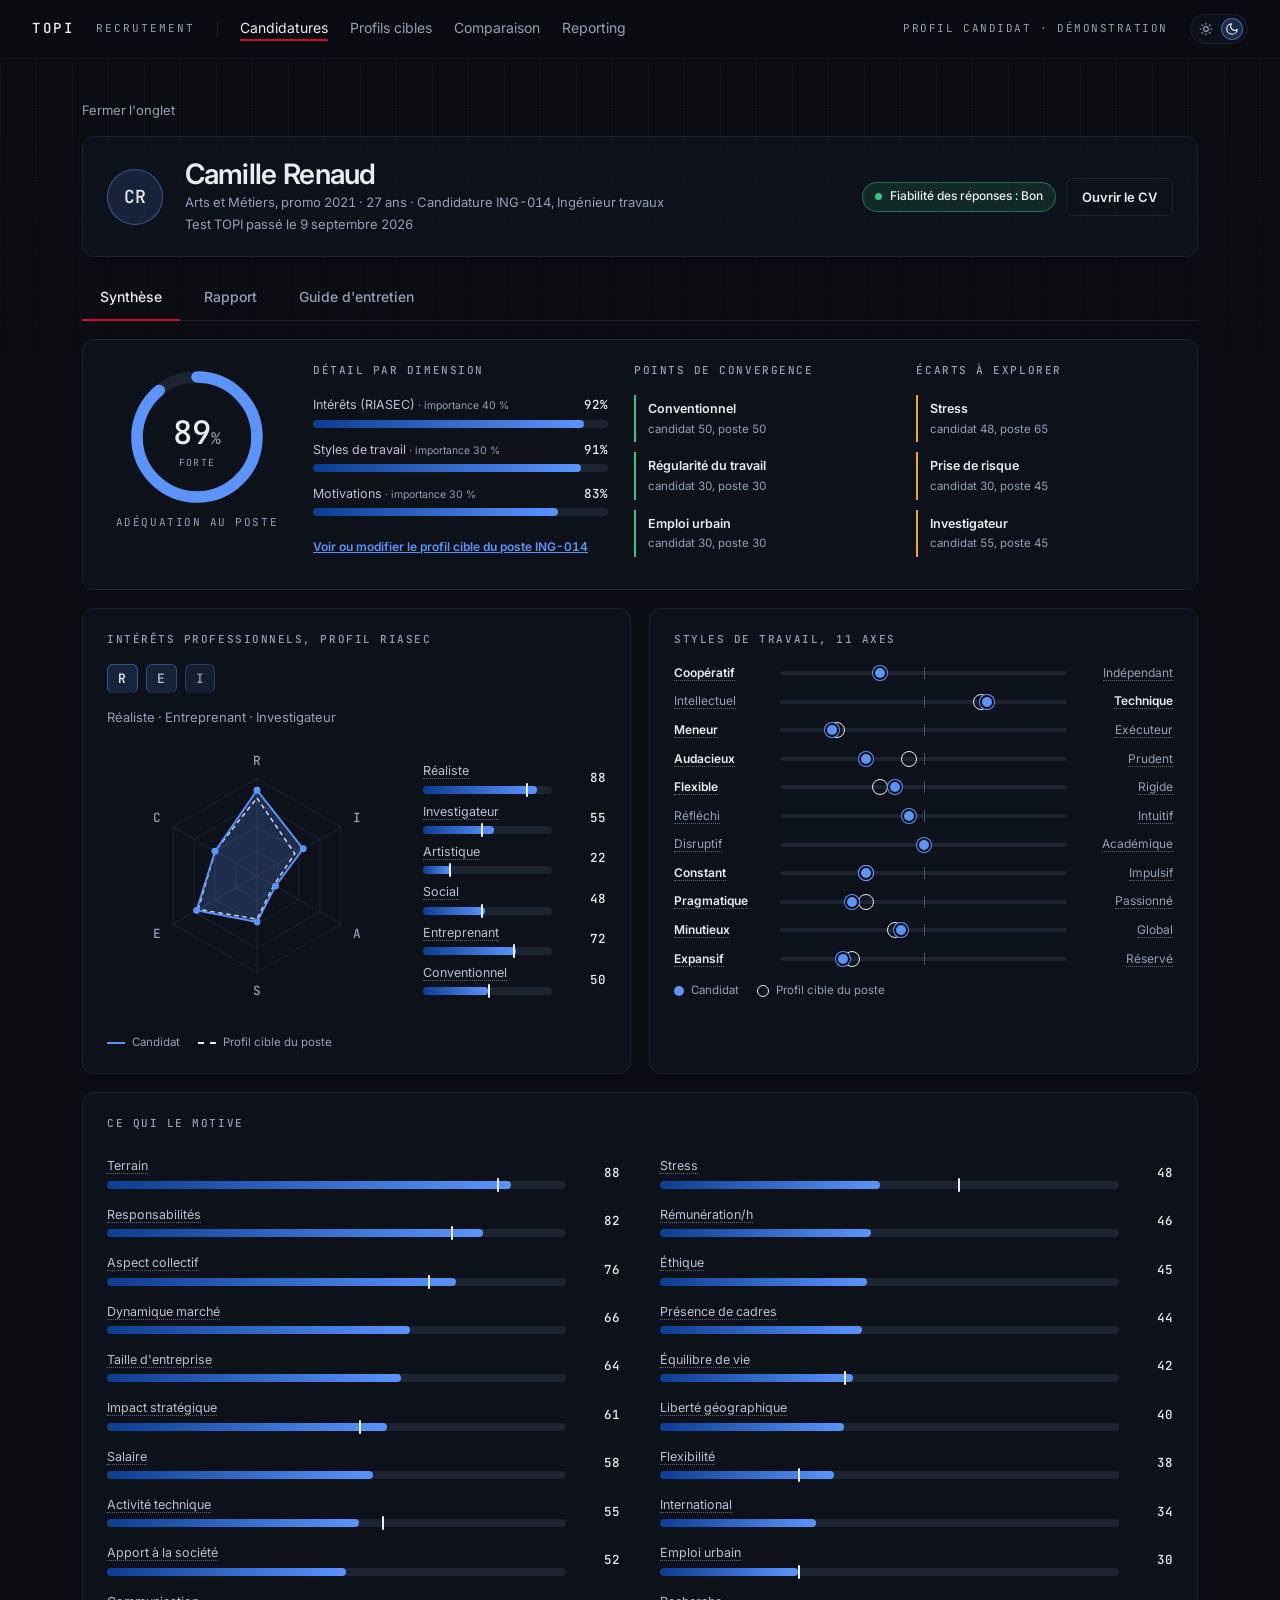
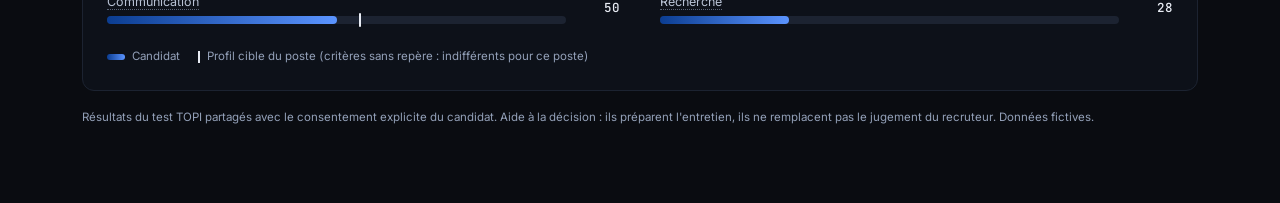
<file: profil.html>
<!doctype html>
<html lang="fr">
<head>
<meta charset="utf-8">
<meta name="viewport" content="width=device-width, initial-scale=1">
<meta name="robots" content="noindex, nofollow">
<title>Profil TOPI</title>
<link href="https://fonts.googleapis.com/css2?family=Inter:wght@400;500;600;700&family=JetBrains+Mono:wght@400;500&display=swap" rel="stylesheet">
<link rel="icon" href="favicon-32x32.png" sizes="32x32" type="image/png">
<link rel="icon" href="favicon-192x192.png" sizes="192x192" type="image/png">
<script>(function(){var k="topi-demo-theme",q=new URLSearchParams(location.search).get("theme"),t=null;try{if(q==="light"||q==="dark")localStorage.setItem(k,q);t=localStorage.getItem(k);}catch(e){}if(q==="light"||q==="dark")t=q;if(t==="light")document.documentElement.setAttribute("data-theme","light");})();</script>
<link rel="stylesheet" href="style.css?v=20261014c">
</head>
<body>
<header class="topbar">
  <a class="logo" href="index.html">TOPI</a>
  <span class="prod">Recrutement</span>
  <span class="sep"></span>
  <nav><a href="index.html" class="on">Candidatures</a><a href="cibles.html">Profils cibles</a><a href="compare.html">Comparaison</a><a href="reporting.html">Reporting</a></nav>
  <div class="right">Profil candidat · démonstration</div>
  <button class="theme-toggle" type="button" role="switch" aria-checked="false" aria-label="Thème sombre activé. Passer au thème clair" title="Thème sombre activé. Passer au thème clair"><span class="tt-knob"></span><span class="tt-ic tt-sun"><svg viewBox="0 0 24 24" width="14" height="14" fill="none" stroke="currentColor" stroke-width="2" stroke-linecap="round" aria-hidden="true"><circle cx="12" cy="12" r="4"/><path d="M12 2v2M12 20v2M4.9 4.9l1.4 1.4M17.7 17.7l1.4 1.4M2 12h2M20 12h2M4.9 19.1l1.4-1.4M17.7 6.3l1.4-1.4"/></svg></span><span class="tt-ic tt-moon"><svg viewBox="0 0 24 24" width="14" height="14" fill="none" stroke="currentColor" stroke-width="2" stroke-linecap="round" stroke-linejoin="round" aria-hidden="true"><path d="M21 12.8A9 9 0 1 1 11.2 3a7 7 0 0 0 9.8 9.8z"/></svg></span></button>
</header>
<main id="app"></main>
<div id="tooltip" class="tooltip" role="tooltip"></div>
<script src="data.js?v=20261014c"></script>
<script src="defs.js?v=20261014c"></script>
<script src="scoring.js?v=20261014c"></script>
<script src="rapport.js?v=20261014c"></script>
<script>
const id = new URLSearchParams(location.search).get("id");
const c = CANDIDATS.find(x => x.id === id) || CANDIDATS[0];
document.title = "Profil TOPI - " + c.prenom + " " + c.nom;

const cible = getCible(c.ref);
const adq = adequation(c, cible);
const R = rapport(c), G = guide(c);
const niv = niveauAdq(adq.global);

const top3 = Object.entries(c.riasec).sort((a, b) => b[1] - a[1]).slice(0, 3);
const dateFr = new Date(c.date_passage).toLocaleDateString("fr-FR", { day: "numeric", month: "long", year: "numeric" });

const relKey = { "Excellent": "excellent", "Bon": "bon", "Convenable": "convenable", "Mauvais": "mauvais" }[c.validite.niveau] || "convenable";
const cvUrl = "cv.html?f=" + encodeURIComponent(c.cv) + "&n=" + encodeURIComponent(c.prenom + " " + c.nom);
const esc = s => s.replace(/&/g, "&amp;").replace(/"/g, "&quot;").replace(/</g, "&lt;");
const tip = (kind, key, inner, cls = "") => `<span class="tip ${cls}" data-kind="${kind}" data-key="${esc(key)}">${inner}</span>`;

function gauge(p) {
  const r = 52, C = 2 * Math.PI * r;
  return `<svg viewBox="0 0 130 130" width="150" height="150" class="gauge ${niveauAdq(p)}"><circle cx="65" cy="65" r="${r}" fill="none" stroke="var(--line)" stroke-width="10"/><circle cx="65" cy="65" r="${r}" fill="none" stroke="currentColor" stroke-width="10" stroke-linecap="round" stroke-dasharray="${C * p / 100} ${C}" transform="rotate(-90 65 65)"/><text class="num" x="65" y="71" text-anchor="middle" font-size="28" font-weight="500">${p}<tspan font-size="14" opacity=".6">%</tspan></text><text class="cap" x="65" y="90" text-anchor="middle" font-size="8.5">${libelleAdq(p).toUpperCase()}</text></svg>`;
}

function radar() {
  const cx = 130, cy = 120, R = 84, order = RIA_ORDER;
  const ang = i => (-90 + i * 60) * Math.PI / 180;
  const pt = (i, r) => [cx + r * Math.cos(ang(i)), cy + r * Math.sin(ang(i))];
  const poly = f => order.map((k, i) => pt(i, R * f).join(",")).join(" ");
  const data = order.map((k, i) => pt(i, R * c.riasec[k] / 100).join(",")).join(" ");
  const tgt = order.map((k, i) => pt(i, R * cible.riasec[k] / 100).join(",")).join(" ");
  let s = `<svg viewBox="0 0 260 240" width="100%" style="max-width:300px">`;
  [0.25, 0.5, 0.75, 1].forEach(f => s += `<polygon points="${poly(f)}" fill="none" stroke="var(--line)" stroke-width="1"/>`);
  order.forEach((k, i) => { const p = pt(i, R); s += `<line x1="${cx}" y1="${cy}" x2="${p[0]}" y2="${p[1]}" stroke="var(--line)"/>`; });
  s += `<polygon points="${tgt}" fill="none" stroke="var(--ink)" stroke-width="1.3" stroke-dasharray="4 3"/>`;
  s += `<polygon points="${data}" fill="color-mix(in srgb, var(--accent) 22%, transparent)" stroke="var(--accent)" stroke-width="1.6" stroke-linejoin="round"/>`;
  order.forEach((k, i) => {
    const d = pt(i, R * c.riasec[k] / 100), l = pt(i, R + 16);
    s += `<circle cx="${d[0]}" cy="${d[1]}" r="3" fill="var(--accent)"/>`;
    s += `<g class="tip" data-kind="riasec" data-key="${k}" style="cursor:help"><circle cx="${l[0]}" cy="${l[1]}" r="12" fill="transparent"/><text x="${l[0]}" y="${l[1] + 4}" text-anchor="middle" font-size="11" font-weight="500" fill="var(--muted)" style="font-family:var(--font-mono)">${k}</text></g>`;
  });
  return s + "</svg>";
}

const bar = (labelHtml, v, target) => `<div class="bar"><div><div class="lbl"><span>${labelHtml}</span></div><div class="track"><div class="fill" style="width:${v}%"></div>${target != null ? `<div class="tick" style="left:${target}%" title="Profil cible : ${target}"></div>` : ""}</div></div><div class="val">${v}</div></div>`;

const axes = AXES.map((pair, i) => {
  const s = c.axes[i], t = cible.axes[i];
  return `<div class="axis"><div class="${s < 45 ? "on" : ""}">${tip("style", pair[0], pair[0], i.toString())}</div><div class="line">${t != null ? `<div class="tgt" style="left:${t}%" title="Profil cible : ${t}"></div>` : ""}<div class="dot" style="left:${s}%"></div></div><div class="r ${s > 55 ? "on" : ""}">${tip("style", pair[1], pair[1], i.toString())}</div></div>`;
}).join("");

const subBar = (label, v, w) => v == null ? `<div class="sub off"><div class="sl"><span>${label}</span><b>Non comptée</b></div></div>` : `<div class="sub"><div class="sl"><span>${label} <small>· importance ${w} %</small></span><b>${v}%</b></div><div class="track"><div class="fill ad-${niveauAdq(v)}" style="width:${v}%"></div></div></div>`;
const fmtItem = it => it.kind === "axes" && it.cw !== it.tw
  ? `<b>${it.label}</b><small>candidat : ${it.cw}, poste : ${it.tw}</small>`
  : `<b>${it.label}</b><small>candidat ${it.cand}, poste ${it.target}</small>`;

document.getElementById("app").innerHTML = `
  <a class="back" href="javascript:window.close()">Fermer l'onglet</a>
  <div class="card head">
    <div class="avatar">${c.prenom[0]}${c.nom[0]}</div>
    <div>
      <h1>${c.prenom} ${c.nom}</h1>
      <div class="meta">${c.parcours} · ${c.age} ans · Candidature ${c.ref}, ${c.poste}</div>
      <div class="meta">Test TOPI passé le ${dateFr}</div>
    </div>
    <div class="actions">
      <span class="rel rel-${relKey}" title="Indice d'incohérence : ${c.validite.incoherence}"><i></i>Fiabilité des réponses : ${c.validite.niveau}</span>
      <a class="btn" href="${cvUrl}" target="_blank" rel="noopener">Ouvrir le CV</a>
    </div>
  </div>

  <div class="tabs" id="tabs"><button data-t="synthese" class="on">Synthèse</button><button data-t="rapport">Rapport</button><button data-t="guide">Guide d'entretien</button></div>
  <div class="tab" id="tab-synthese">
  <div class="card adqcard">
    <div class="gcol">${gauge(adq.global)}<div class="gt">Adéquation au poste</div></div>
    <div class="scol">
      <h2>Détail par dimension</h2>
      ${subBar("Intérêts (RIASEC)", adq.scores.riasec, adq.poids.riasec)}
      ${subBar("Styles de travail", adq.scores.axes, adq.poids.axes)}
      ${subBar("Motivations", adq.scores.crit, adq.poids.crit)}
      <a class="link" href="cibles.html?ref=${c.ref}" target="_blank" rel="noopener">Voir ou modifier le profil cible du poste ${c.ref}</a>
    </div>
    <div class="ccol"><h2>Points de convergence</h2>${adq.convergences.map(it => `<div class="pt ok">${fmtItem(it)}</div>`).join("")}</div>
    <div class="ccol"><h2>Écarts à explorer</h2>${adq.ecarts.map(it => `<div class="pt ko">${fmtItem(it)}</div>`).join("")}</div>
  </div>

  <div class="grid2">
    <div class="card">
      <h2>Intérêts professionnels, profil RIASEC</h2>
      <div class="triplet">${top3.map(e => tip("riasec", e[0], e[0])).join("")}</div>
      <div class="meta" style="margin-bottom:10px">${top3.map(e => RIASEC_LABELS[e[0]]).join(" · ")}</div>
      <div style="display:grid;grid-template-columns:300px 1fr;gap:16px;align-items:center">
        <div>${radar()}</div>
        <div>${Object.keys(RIASEC_LABELS).map(k => bar(tip("riasec", k, RIASEC_LABELS[k]), c.riasec[k], cible.riasec[k])).join("")}</div>
      </div>
      <div class="legend"><span><i class="lg solid"></i>Candidat</span><span><i class="lg dashed"></i>Profil cible du poste</span></div>
    </div>
    <div class="card">
      <h2>Styles de travail, 11 axes</h2>
      ${axes}
      <div class="legend"><span><i class="lg dot"></i>Candidat</span><span><i class="lg ring"></i>Profil cible du poste</span></div>
    </div>
  </div>

  <div class="card" style="margin-top:18px">
    <h2>Ce qui le motive</h2>
    <div class="cols2">${CRITERES.map((k, i) => [k, c.attentes[i]]).sort((a, b) => b[1] - a[1]).map(e => bar(tip("critere", e[0], e[0]), e[1], cible.crit[e[0]])).join("")}</div>
    <div class="legend"><span><i class="lg bar"></i>Candidat</span><span><i class="lg tickmark"></i>Profil cible du poste (critères sans repère : indifférents pour ce poste)</span></div>
  </div>
  </div>
  <div class="tab" id="tab-rapport" hidden>
    <div class="card rsum"><h2>Synthèse du rapport</h2><p>${R.resume}</p></div>
    <div class="grid2">
      <div class="card"><h2>Forces</h2><ul class="rl ok">${R.forces.map(x => `<li>${x}</li>`).join("")}</ul></div>
      <div class="card"><h2>Points de vigilance</h2><ul class="rl ko">${R.vig.length ? R.vig.map(x => `<li>${x}</li>`).join("") : "<li>Aucun point de vigilance marqué.</li>"}</ul></div>
      <div class="card"><h2>Style de management</h2><ul class="rl">${R.mng.map(x => `<li>${x}</li>`).join("")}</ul></div>
      <div class="card"><h2>Motivation</h2><ul class="rl">${R.motif.map(x => `<li>${x}</li>`).join("")}</ul></div>
    </div>
  </div>
  <div class="tab" id="tab-guide" hidden>
    <div class="card">
      <div class="ghead"><div><h2>Guide d'entretien</h2><p>Questions à creuser, dérivées des scores TOPI de ${c.prenom} ${c.nom}. Chaque question indique pourquoi elle est posée.</p></div><button class="btn" onclick="window.print()">Imprimer le guide</button></div>
      ${(() => { let n = 0, last = ""; return G.map(q => { const h = q.theme !== last ? `<h3 class="gth">${q.theme}</h3>` : ""; last = q.theme; n++; return h + `<div class="q"><span class="qn">${n}</span><div><b>${q.q}</b><small>Pourquoi cette question : ${q.why}</small></div></div>`; }).join(""); })()}
    </div>
  </div>
  <p class="note">Résultats du test TOPI partagés avec le consentement explicite du candidat. Aide à la décision : ils préparent l'entretien, ils ne remplacent pas le jugement du recruteur. Données fictives.</p>
`;

document.querySelectorAll("#tabs button").forEach(b => b.onclick = () => showTab(b.dataset.t));
function showTab(t) {
  document.querySelectorAll("#tabs button").forEach(x => x.classList.toggle("on", x.dataset.t === t));
  document.querySelectorAll(".tab").forEach(x => x.hidden = x.id !== "tab-" + t);
  history.replaceState(null, "", "#" + t);
}
if (["rapport", "guide"].includes(location.hash.slice(1))) showTab(location.hash.slice(1));

const tt = document.getElementById("tooltip");
function content(el) {
  const kind = el.dataset.kind, key = el.dataset.key;
  if (kind === "riasec") return [RIASEC_LABELS[key], DEF_RIASEC[key]];
  if (kind === "critere") return [key, DEF_CRITERES[key]];
  const i = AXES.findIndex(p => p.includes(key));
  return [key + " (" + DIMENSIONS[i] + ")", DEF_STYLES[key]];
}
function place(e) {
  const pad = 14, w = tt.offsetWidth, h = tt.offsetHeight;
  let x = e.clientX + pad, y = e.clientY + pad;
  if (x + w > innerWidth - 8) x = e.clientX - w - pad;
  if (y + h > innerHeight - 8) y = e.clientY - h - pad;
  tt.style.left = Math.max(8, x) + "px"; tt.style.top = Math.max(8, y) + "px";
}
document.addEventListener("mouseover", e => {
  const el = e.target.closest(".tip");
  if (!el) return;
  const [title, text] = content(el);
  tt.innerHTML = `<b>${title}</b><span>${text}</span>`;
  tt.style.display = "block"; place(e);
});
document.addEventListener("mousemove", e => { if (tt.style.display === "block") place(e); });
document.addEventListener("mouseout", e => { if (e.target.closest(".tip")) tt.style.display = "none"; });
</script>
<script src="theme.js?v=20261014c"></script>
</body>
</html>
</file>
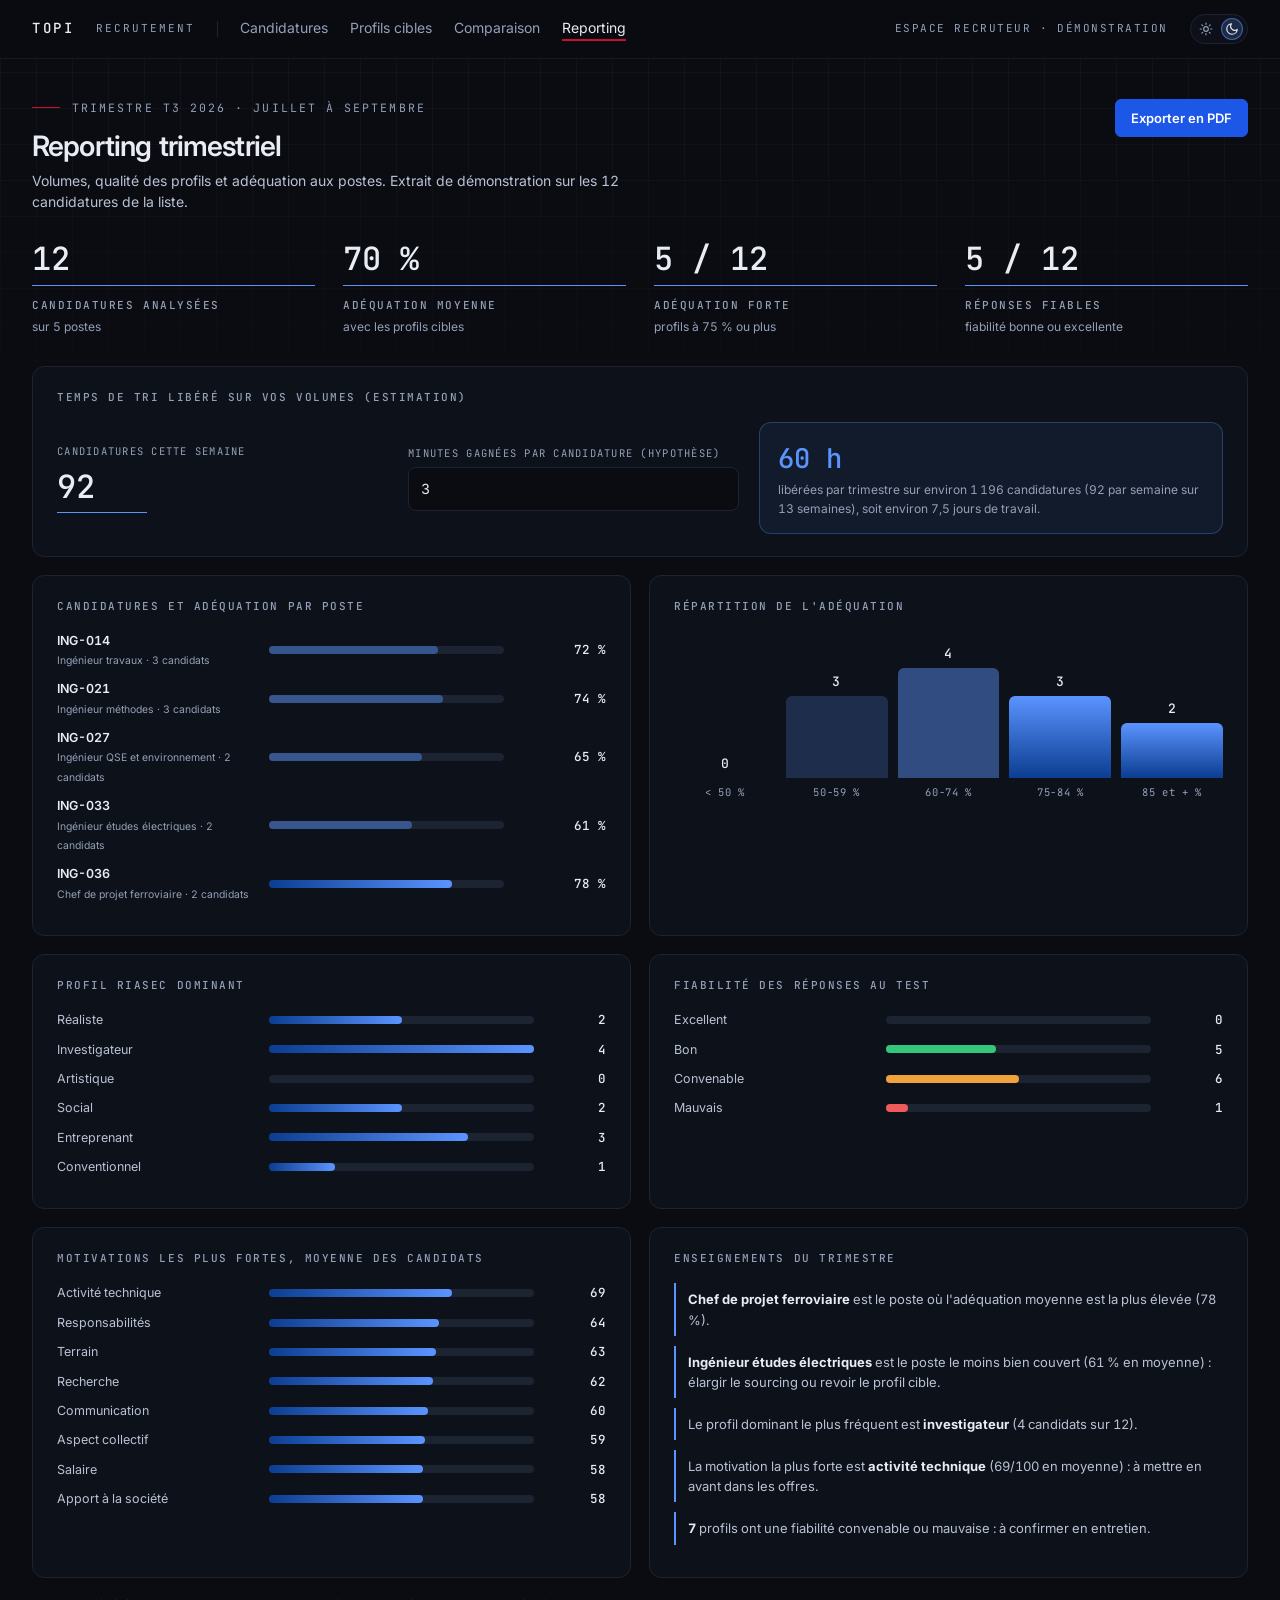
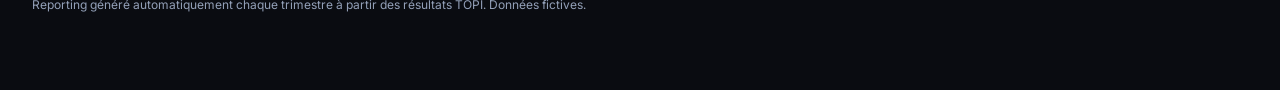
<file: reporting.html>
<!doctype html>
<html lang="fr">
<head>
<meta charset="utf-8">
<meta name="viewport" content="width=device-width, initial-scale=1">
<meta name="robots" content="noindex, nofollow">
<title>Reporting trimestriel · TOPI Recrutement</title>
<link href="https://fonts.googleapis.com/css2?family=Inter:wght@400;500;600;700&family=JetBrains+Mono:wght@400;500&display=swap" rel="stylesheet">
<link rel="icon" href="favicon-32x32.png" sizes="32x32" type="image/png">
<link rel="icon" href="favicon-192x192.png" sizes="192x192" type="image/png">
<script>(function(){var k="topi-demo-theme",q=new URLSearchParams(location.search).get("theme"),t=null;try{if(q==="light"||q==="dark")localStorage.setItem(k,q);t=localStorage.getItem(k);}catch(e){}if(q==="light"||q==="dark")t=q;if(t==="light")document.documentElement.setAttribute("data-theme","light");})();</script>
<link rel="stylesheet" href="style.css?v=20261014c">
<style>
  .brow { display: grid; grid-template-columns: 200px 1fr 60px; gap: 12px; align-items: center; margin: 10px 0; font-size: 12.5px; color: var(--body); }
  .brow .bt { height: 8px; background: var(--line); border-radius: 999px; }
  .brow .bt i { display: block; height: 100%; border-radius: 999px; background: linear-gradient(90deg, var(--brand), var(--accent)); animation: grow .9s cubic-bezier(.16, 1, .3, 1) both; }
  .brow b { text-align: right; font-family: var(--font-mono); font-weight: 500; color: var(--ink); }
  .brow span b { text-align: left; font-family: var(--font-sans); font-weight: 600; }
  .hist { display: flex; align-items: flex-end; gap: 10px; height: 170px; padding-top: 10px; }
  .hist .hb { flex: 1; text-align: center; font-family: var(--font-mono); font-size: 10.5px; letter-spacing: .06em; color: var(--muted); display: flex; flex-direction: column; justify-content: flex-end; height: 100%; }
  .hist .hb i { display: block; border-radius: 6px 6px 0 0; margin-bottom: 6px; }
  .hist .hb b { color: var(--ink); font-size: 13px; font-weight: 500; display: block; margin-bottom: 4px; }
  .insight { border-left: 2px solid var(--accent); padding: 6px 0 6px 12px; margin: 10px 0; font-size: 13px; line-height: 1.55; color: var(--body); }
  .insight b { color: var(--ink); }
  .proj { display: grid; grid-template-columns: 1fr 1fr 1.4fr; gap: 20px; align-items: center; }
  @media (max-width: 900px) { .proj { grid-template-columns: 1fr; } }
  .proj label { font-family: var(--font-mono); font-size: 10.5px; letter-spacing: .12em; text-transform: uppercase; color: var(--muted); display: block; margin-bottom: 6px; }
  .proj input { width: 100%; padding: 10px 12px; border: 1px solid var(--line); border-radius: 8px; font: inherit; font-size: 14px; background: var(--graphite); color: var(--ink); }
  .proj input:focus { outline: none; border-color: var(--accent); }
  .fixedv { display: inline-block; min-width: 90px; padding: 4px 0 8px; font-family: var(--font-mono); font-size: 2rem; font-weight: 500; line-height: 1.1; color: var(--ink); border-bottom: 1px solid var(--accent); }
  .projr { background: color-mix(in srgb, var(--accent) 8%, transparent); border: 1px solid color-mix(in srgb, var(--accent) 30%, transparent); border-radius: 12px; padding: 14px 18px; }
  .projr b { font-family: var(--font-mono); font-size: 1.7rem; font-weight: 500; color: var(--accent); }
  .projr span { display: block; color: var(--muted); font-size: 12px; margin-top: 2px; }
</style>
</head>
<body>
<header class="topbar">
  <a class="logo" href="index.html">TOPI</a>
  <span class="prod">Recrutement</span>
  <span class="sep"></span>
  <nav><a href="index.html">Candidatures</a><a href="cibles.html">Profils cibles</a><a href="compare.html">Comparaison</a><a href="reporting.html" class="on">Reporting</a></nav>
  <div class="right">Espace recruteur · démonstration</div>
  <button class="theme-toggle" type="button" role="switch" aria-checked="false" aria-label="Thème sombre activé. Passer au thème clair" title="Thème sombre activé. Passer au thème clair"><span class="tt-knob"></span><span class="tt-ic tt-sun"><svg viewBox="0 0 24 24" width="14" height="14" fill="none" stroke="currentColor" stroke-width="2" stroke-linecap="round" aria-hidden="true"><circle cx="12" cy="12" r="4"/><path d="M12 2v2M12 20v2M4.9 4.9l1.4 1.4M17.7 17.7l1.4 1.4M2 12h2M20 12h2M4.9 19.1l1.4-1.4M17.7 6.3l1.4-1.4"/></svg></span><span class="tt-ic tt-moon"><svg viewBox="0 0 24 24" width="14" height="14" fill="none" stroke="currentColor" stroke-width="2" stroke-linecap="round" stroke-linejoin="round" aria-hidden="true"><path d="M21 12.8A9 9 0 1 1 11.2 3a7 7 0 0 0 9.8 9.8z"/></svg></span></button>
</header>
<main class="wide">
  <div class="pagehead">
    <div>
      <div class="eyebrow"><span class="rule"></span>Trimestre T3 2026 · juillet à septembre</div>
      <h1>Reporting trimestriel</h1>
      <p class="sub">Volumes, qualité des profils et adéquation aux postes. Extrait de démonstration sur les 12 candidatures de la liste.</p>
    </div>
    <button class="btn primary" onclick="window.print()">Exporter en PDF</button>
  </div>
  <div class="kpis" id="kpis"></div>

  <div class="card" style="margin-bottom:18px">
    <h2>Temps de tri libéré sur vos volumes (estimation)</h2>
    <div class="proj">
      <div><label>Candidatures cette semaine</label><div class="fixedv" id="pw">92</div></div>
      <div><label>Minutes gagnées par candidature (hypothèse)</label><input id="pm" type="number" value="3" min="0" step="0.5"></div>
      <div class="projr" id="pr"></div>
    </div>
  </div>

  <div class="grid2">
    <div class="card"><h2>Candidatures et adéquation par poste</h2><div id="byPoste"></div></div>
    <div class="card"><h2>Répartition de l'adéquation</h2><div class="hist" id="hist"></div></div>
  </div>
  <div class="grid2">
    <div class="card"><h2>Profil RIASEC dominant</h2><div id="riasec"></div></div>
    <div class="card"><h2>Fiabilité des réponses au test</h2><div id="fiab"></div></div>
  </div>
  <div class="grid2">
    <div class="card"><h2>Motivations les plus fortes, moyenne des candidats</h2><div id="mot"></div></div>
    <div class="card"><h2>Enseignements du trimestre</h2><div id="ins"></div></div>
  </div>
  <p class="foot">Reporting généré automatiquement chaque trimestre à partir des résultats TOPI. Données fictives.</p>
</main>
<script src="data.js?v=20261014c"></script>
<script src="defs.js?v=20261014c"></script>
<script src="scoring.js?v=20261014c"></script>
<script>
const rows = CANDIDATS.map(c => ({ c, a: adqCandidat(c).global }));
const avg = arr => arr.length ? Math.round(arr.reduce((s, v) => s + v, 0) / arr.length) : 0;
const bar = (label, v, max, txt, color) => `<div class="brow"><span>${label}</span><div class="bt"><i style="width:${max ? v / max * 100 : 0}%;${color ? "background:" + color : ""}"></i></div><b>${txt}</b></div>`;
const COL = { high: "linear-gradient(90deg,var(--brand),var(--accent))", mid: "color-mix(in srgb, var(--accent) 45%, transparent)", low: "color-mix(in srgb, var(--accent) 22%, transparent)" };
const HCOL = { high: "linear-gradient(180deg,var(--accent),var(--brand))", mid: "color-mix(in srgb, var(--accent) 45%, transparent)", low: "color-mix(in srgb, var(--accent) 22%, transparent)" };

const moy = avg(rows.map(r => r.a)), forts = rows.filter(r => r.a >= 75).length;
const fiables = CANDIDATS.filter(c => ["Excellent", "Bon"].includes(c.validite.niveau)).length;
const refs = [...new Set(CANDIDATS.map(c => c.ref))].sort();
document.getElementById("kpis").innerHTML = [
  ["Candidatures analysées", CANDIDATS.length, "sur " + refs.length + " postes"],
  ["Adéquation moyenne", moy + " %", "avec les profils cibles"],
  ["Adéquation forte", forts + " / " + CANDIDATS.length, "profils à 75 % ou plus"],
  ["Réponses fiables", fiables + " / " + CANDIDATS.length, "fiabilité bonne ou excellente"]
].map(([t, v, s]) => `<div class="kpi"><div class="kv">${v}</div><div class="kt">${t}</div><div class="ks">${s}</div></div>`).join("");

const CANDIDATURES_SEMAINE = 92;
function proj() {
  const pm = +document.getElementById("pm").value || 0;
  const cand = CANDIDATURES_SEMAINE * 13, h = Math.round(cand * pm / 60);
  document.getElementById("pr").innerHTML = `<b>${h} h</b><span>libérées par trimestre sur environ ${cand.toLocaleString("fr-FR")} candidatures (${CANDIDATURES_SEMAINE} par semaine sur 13 semaines), soit environ ${(h / 8).toFixed(1).replace(".", ",")} jours de travail.</span>`;
}
document.getElementById("pm").oninput = proj; proj();

const byPoste = refs.map(r => { const l = rows.filter(x => x.c.ref === r); return { r, t: l[0].c.poste, n: l.length, m: avg(l.map(x => x.a)) }; });
document.getElementById("byPoste").innerHTML = byPoste.map(p => `<div class="brow" style="grid-template-columns:200px 1fr 90px"><span><b>${p.r}</b><br><small style="color:var(--muted)">${p.t} · ${p.n} candidat${p.n > 1 ? "s" : ""}</small></span><div class="bt"><i style="width:${p.m}%;background:${COL[niveauAdq(p.m)]}"></i></div><b>${p.m} %</b></div>`).join("");

const bins = [["< 50", 0, 49], ["50-59", 50, 59], ["60-74", 60, 74], ["75-84", 75, 84], ["85 et +", 85, 100]];
const counts = bins.map(([, lo, hi]) => rows.filter(r => r.a >= lo && r.a <= hi).length), mx = Math.max(...counts, 1);
document.getElementById("hist").innerHTML = bins.map(([l, lo], i) => `<div class="hb"><b>${counts[i]}</b><i style="height:${counts[i] / mx * 110}px;background:${HCOL[niveauAdq(lo)]}"></i>${l} %</div>`).join("");

const dom = {}; CANDIDATS.forEach(c => { const k = Object.entries(c.riasec).sort((a, b) => b[1] - a[1])[0][0]; dom[k] = (dom[k] || 0) + 1; });
document.getElementById("riasec").innerHTML = RIA_ORDER.map(k => bar(RIASEC_LABELS[k], dom[k] || 0, Math.max(...Object.values(dom)), (dom[k] || 0) + "")).join("");

const lev = ["Excellent", "Bon", "Convenable", "Mauvais"], lc = { Excellent: "var(--rel-ex)", Bon: "var(--rel-bon)", Convenable: "var(--rel-conv)", Mauvais: "var(--rel-mauv)" };
document.getElementById("fiab").innerHTML = lev.map(l => { const n = CANDIDATS.filter(c => c.validite.niveau === l).length; return bar(l, n, CANDIDATS.length, n + "", lc[l]); }).join("");

const motAvg = CRITERES.map((k, i) => ({ k, v: avg(CANDIDATS.map(c => c.attentes[i])) })).sort((a, b) => b.v - a.v);
document.getElementById("mot").innerHTML = motAvg.slice(0, 8).map(m => bar(m.k, m.v, 100, m.v + "")).join("");

const best = byPoste.slice().sort((a, b) => b.m - a.m)[0], worst = byPoste.slice().sort((a, b) => a.m - b.m)[0];
const topDom = Object.entries(dom).sort((a, b) => b[1] - a[1])[0];
const aVerifier = CANDIDATS.filter(c => !["Excellent", "Bon"].includes(c.validite.niveau)).length;
document.getElementById("ins").innerHTML = [
  `<b>${best.t}</b> est le poste où l'adéquation moyenne est la plus élevée (${best.m} %).`,
  `<b>${worst.t}</b> est le poste le moins bien couvert (${worst.m} % en moyenne) : élargir le sourcing ou revoir le profil cible.`,
  `Le profil dominant le plus fréquent est <b>${RIASEC_LABELS[topDom[0]].toLowerCase()}</b> (${topDom[1]} candidats sur ${CANDIDATS.length}).`,
  `La motivation la plus forte est <b>${motAvg[0].k.toLowerCase()}</b> (${motAvg[0].v}/100 en moyenne) : à mettre en avant dans les offres.`,
  `<b>${aVerifier}</b> profils ont une fiabilité convenable ou mauvaise : à confirmer en entretien.`
].map(t => `<div class="insight">${t}</div>`).join("");
</script>
<script src="theme.js?v=20261014c"></script>
</body>
</html>
</file>
<file: style.css>
/*
 * Thème des démos TOPI Recrutement : mêmes jetons que le site topi-test.com
 * (graphite, filets fins, Inter, JetBrains Mono, bleu d'action, rouge signal).
 */
:root {
  --graphite: #0A0C11;
  --surface: #12161F;
  --line: #1C2331;
  --ink: #E8ECF4;
  --body: #B8C2D4;
  --muted: #93A0B8;
  --brand: #0B3D91;
  --accent: #5B94FF;
  --action: #1D57E8;
  --signal: #C8102E;
  --ok: #34C77B;
  --warn: #F0A23B;
  --bad: #EF5A5A;
  --font-sans: "Inter", system-ui, -apple-system, "Segoe UI", sans-serif;
  --font-mono: "JetBrains Mono", ui-monospace, "Cascadia Mono", Consolas, monospace;
  color-scheme: dark;
  --card: color-mix(in srgb, var(--surface) 55%, transparent);
  --card-shadow: none;
  --row-hover: color-mix(in srgb, var(--surface) 85%, transparent);
  --action-hover: var(--accent);
  --grid: rgba(255, 255, 255, .03);
  --tip-bg: #171C28;
  --tip-line: #1C2331;
  --switch-off: #2A3347;
  --shadow-lg: rgba(0, 0, 0, .55);
  --lv-mid: 42%;
  --lv-low: 22%;
  --s1: #5B94FF;
  --s2: #34C77B;
  --s3: #F0A23B;
  --rel-ex: #5B94FF;
  --rel-bon: #34C77B;
  --rel-conv: #F0A23B;
  --rel-mauv: #EF5A5A;
}
/* Thème clair : mêmes teintes de marque, surfaces claires, bleu d'action en accent. */
:root[data-theme="light"] {
  color-scheme: light;
  --graphite: #F4F6FB;
  --surface: #FFFFFF;
  --line: #DBE1EC;
  --ink: #0E1420;
  --body: #2C3850;
  --muted: #566580;
  --accent: #1D57E8;
  --action: #1D57E8;
  --ok: #1E9E5C;
  --warn: #C97A0B;
  --bad: #D63B3B;
  --card: #FFFFFF;
  --card-shadow: 0 1px 2px rgba(15, 23, 42, .05), 0 6px 18px -10px rgba(15, 23, 42, .10);
  --row-hover: color-mix(in srgb, var(--accent) 5%, transparent);
  --action-hover: var(--brand);
  --grid: rgba(14, 20, 32, .05);
  --tip-bg: #0E1420;
  --tip-line: #0E1420;
  --switch-off: #C3CCDB;
  --shadow-lg: rgba(15, 23, 42, .22);
  --lv-mid: 55%;
  --lv-low: 32%;
  --s1: #1D57E8;
  --s2: #1E9E5C;
  --s3: #D98A12;
  --rel-ex: #1D57E8;
  --rel-bon: #1E9E5C;
  --rel-conv: #C97A0B;
  --rel-mauv: #D63B3B;
}
* { box-sizing: border-box; }
html { background: var(--graphite); scroll-behavior: smooth; -webkit-font-smoothing: antialiased; }
body {
  margin: 0; position: relative; background: transparent; color: var(--body);
  font-family: var(--font-sans); font-size: 14px; line-height: 1.55; font-variant-numeric: tabular-nums;
}
body::before {
  content: ""; position: absolute; inset: 0 0 auto 0; height: 460px; z-index: -1; pointer-events: none;
  background-image: linear-gradient(var(--grid) 1px, transparent 1px), linear-gradient(90deg, var(--grid) 1px, transparent 1px);
  background-size: 36px 36px;
  -webkit-mask-image: linear-gradient(to bottom, #000 25%, transparent);
  mask-image: linear-gradient(to bottom, #000 25%, transparent);
}
a { color: var(--accent); }
h1, h2, h3 { color: var(--ink); letter-spacing: -0.03em; text-wrap: balance; }
:focus-visible { outline: 2px solid var(--accent); outline-offset: 3px; }
svg text { font-family: var(--font-sans); }

/* ---- en-tête ---- */
.topbar {
  position: sticky; top: 0; z-index: 40; display: flex; align-items: center; gap: 22px; padding: 14px 32px;
  border-bottom: 1px solid color-mix(in srgb, var(--line) 70%, transparent);
  background: color-mix(in srgb, var(--graphite) 85%, transparent); backdrop-filter: blur(12px); -webkit-backdrop-filter: blur(12px);
}
.topbar .logo { font-family: var(--font-mono); font-size: 14px; font-weight: 500; letter-spacing: .18em; color: var(--ink); text-decoration: none; }
.topbar .prod { font-family: var(--font-mono); font-size: 11px; letter-spacing: .18em; text-transform: uppercase; color: var(--muted); }
.topbar .sep { width: 1px; height: 16px; background: var(--line); }
.topbar nav { display: flex; gap: 22px; }
.topbar nav a { color: var(--muted); text-decoration: none; font-size: 14px; transition: color .15s; }
.topbar nav a:hover { color: var(--ink); }
.topbar nav a.on { color: var(--ink); box-shadow: inset 0 -2px 0 var(--signal); padding-bottom: .15rem; }
.topbar .right { margin-left: auto; font-family: var(--font-mono); font-size: 11px; letter-spacing: .14em; text-transform: uppercase; color: var(--muted); }

main { max-width: 1180px; margin: 0 auto; padding: 40px 32px 64px; }
main.wide { max-width: 1360px; }
.eyebrow { display: flex; align-items: center; gap: 12px; margin-bottom: 14px; font-family: var(--font-mono); font-size: 11.5px; letter-spacing: .18em; text-transform: uppercase; color: var(--muted); }
.eyebrow .rule { display: block; width: 28px; height: 1px; background: var(--signal); }
h1 { font-size: clamp(1.6rem, 2.2vw, 2.1rem); font-weight: 600; line-height: 1.1; margin: 0 0 8px; }
.sub { color: var(--body); margin: 0 0 22px; max-width: 68ch; }
.pagehead { display: flex; align-items: flex-start; justify-content: space-between; gap: 20px; margin-bottom: 28px; }
.pagehead .sub { margin: 0; }
.actions2 { display: flex; gap: 10px; align-items: center; flex-wrap: wrap; justify-content: flex-end; }

.theme-toggle { position: relative; display: inline-flex; align-items: center; justify-content: space-between; flex: none; width: 58px; height: 30px; padding: 0 7px; border: 1px solid var(--line); border-radius: 999px; background: var(--card); box-shadow: var(--card-shadow); color: var(--muted); cursor: pointer; transition: border-color .15s; }
.theme-toggle:hover { border-color: var(--accent); }
.theme-toggle .tt-ic { position: relative; z-index: 1; display: grid; place-items: center; width: 16px; height: 16px; transition: color .2s; }
.theme-toggle .tt-moon { color: var(--ink); }
.theme-toggle .tt-knob { position: absolute; top: 3px; left: 4px; width: 22px; height: 22px; border-radius: 50%; background: color-mix(in srgb, var(--accent) 20%, transparent); border: 1px solid color-mix(in srgb, var(--accent) 55%, transparent); transform: translateX(26px); transition: transform .25s cubic-bezier(.16, 1, .3, 1); }
:root[data-theme="light"] .theme-toggle .tt-knob { transform: none; }
:root[data-theme="light"] .theme-toggle .tt-sun { color: var(--ink); }
:root[data-theme="light"] .theme-toggle .tt-moon { color: var(--muted); }
@media (prefers-reduced-motion: reduce) { .theme-toggle .tt-knob { transition: none; } }

/* ---- surfaces ---- */
.card {
  background: var(--card); box-shadow: var(--card-shadow); border: 1px solid var(--line);
  border-radius: 12px; padding: 22px 24px;
}
.card h2 { font-family: var(--font-mono); font-size: 11px; font-weight: 500; text-transform: uppercase; letter-spacing: .14em; color: var(--muted); margin: 0 0 16px; }
.card.list { padding: 20px 22px 14px; }
.note { color: var(--muted); font-size: 11.5px; margin-top: 18px; }
.foot { margin-top: 18px; color: var(--muted); font-size: 12px; }
.back { display: inline-block; margin-bottom: 16px; color: var(--muted); text-decoration: none; font-size: 13px; transition: color .15s; }
.back:hover { color: var(--ink); }
.meta { color: var(--muted); font-size: 13px; margin-top: 2px; }
.grid2 { display: grid; grid-template-columns: 1fr 1fr; gap: 18px; margin-top: 18px; }
@media (max-width: 900px) { .grid2 { grid-template-columns: 1fr; } }

/* ---- boutons ---- */
.btn {
  display: inline-flex; align-items: center; gap: .5rem; border: 1px solid var(--line); background: transparent; color: var(--ink);
  padding: .5rem .95rem; border-radius: 6px; font: inherit; font-size: 13px; font-weight: 600; cursor: pointer; text-decoration: none;
  transition: border-color .15s, color .15s, background .15s;
}
.btn:hover { border-color: var(--accent); color: var(--accent); }
.btn.primary { background: var(--action); border-color: var(--action); color: #fff; }
.btn.primary:hover { background: var(--action-hover); border-color: var(--action-hover); color: #fff; }
.btn:disabled { opacity: .4; cursor: not-allowed; }
.btn:disabled:hover { border-color: var(--line); color: var(--ink); }
.btn.primary:disabled:hover { background: var(--action); border-color: var(--action); color: #fff; }
.opt { background: color-mix(in srgb, var(--accent) 16%, transparent); color: var(--accent); border-radius: 999px; padding: 1px 8px; font-family: var(--font-mono); font-size: 10px; letter-spacing: .08em; text-transform: uppercase; }
.toast { display: none; background: var(--surface); color: var(--ink); border: 1px solid var(--line); border-left: 2px solid var(--signal); border-radius: 8px; padding: 10px 14px; margin: 12px 0 0; font-size: 12.5px; }

/* ---- indicateurs ---- */
.kpis { display: grid; grid-template-columns: repeat(4, 1fr); gap: 28px; margin-bottom: 30px; }
@media (max-width: 900px) { .kpis { grid-template-columns: 1fr 1fr; } }
.kpi .kv { font-family: var(--font-mono); font-size: 2rem; font-weight: 500; color: var(--ink); line-height: 1.1; padding-bottom: .55rem; border-bottom: 1px solid var(--accent); }
.kpi .kt { font-family: var(--font-mono); font-size: 11px; font-weight: 500; letter-spacing: .14em; text-transform: uppercase; color: var(--muted); margin-top: .65rem; }
.kpi .ks { color: var(--muted); font-size: 12px; margin-top: 4px; }

/* ---- liste des candidatures ---- */
.toolbar2 { display: flex; gap: 12px; margin-bottom: 14px; }
.search { flex: 1; }
.search input { width: 100%; padding: 10px 14px; border: 1px solid var(--line); border-radius: 8px; font: inherit; font-size: 13px; background: var(--graphite); color: var(--ink); }
.search input::placeholder, .filters input::placeholder { color: color-mix(in srgb, var(--muted) 65%, transparent); }
.search input:focus { outline: none; border-color: var(--accent); }
.chips2 { display: flex; flex-wrap: wrap; gap: 8px; margin-bottom: 16px; }
.chip2 { border: 1px solid var(--line); background: transparent; color: var(--body); border-radius: 999px; padding: 6px 12px; font: inherit; font-size: 12px; font-weight: 500; cursor: pointer; display: inline-flex; gap: 8px; align-items: center; transition: border-color .15s, color .15s, background .15s; }
.chip2 b { font-family: var(--font-mono); background: var(--line); border-radius: 999px; padding: 1px 7px; font-size: 10.5px; font-weight: 500; color: var(--muted); }
.chip2:hover { border-color: var(--accent); color: var(--ink); }
.chip2.on { background: color-mix(in srgb, var(--accent) 16%, transparent); border-color: var(--accent); color: var(--ink); }
.chip2.on b { background: var(--accent); color: var(--graphite); }
.tablewrap { overflow-x: auto; }
table { width: 100%; border-collapse: collapse; }
thead th { white-space: nowrap; text-align: left; font-family: var(--font-mono); font-size: 10.5px; font-weight: 500; text-transform: uppercase; letter-spacing: .12em; color: var(--muted); padding: 10px 12px 6px; }
thead th.sortable { cursor: pointer; user-select: none; transition: color .15s; }
thead th.sortable:hover { color: var(--ink); }
thead th .arrow { display: inline-block; width: 12px; color: var(--signal); }
.filters td { padding: 0 12px 12px; border-bottom: 1px solid var(--line); }
.filters input { width: 100%; padding: 6px 8px; border: 1px solid var(--line); border-radius: 6px; font: inherit; font-size: 12px; background: var(--graphite); color: var(--ink); }
.filters input:focus { outline: none; border-color: var(--accent); }
tbody td { padding: 14px 12px; border-bottom: 1px solid color-mix(in srgb, var(--line) 70%, transparent); vertical-align: middle; }
tbody tr { transition: background .15s; }
tbody tr:hover { background: var(--row-hover); }
.list thead th, .list tbody td, .filters td { padding-left: 8px; padding-right: 8px; }
.list .filters input { min-width: 0; }
td.muted { color: var(--muted); font-size: 12.5px; }
td.nowrap { white-space: nowrap; }
td a { text-decoration-color: color-mix(in srgb, var(--accent) 40%, transparent); }
.ref { font-family: var(--font-mono); font-size: 12.5px; font-weight: 500; color: var(--ink); }
.ref small { display: block; font-family: var(--font-sans); font-weight: 400; color: var(--muted); font-size: 11px; }
.who { display: flex; align-items: center; gap: 10px; font-weight: 600; color: var(--ink); }
.av { width: 30px; height: 30px; border-radius: 50%; display: inline-grid; place-items: center; flex: none; font-family: var(--font-mono); font-size: 10.5px; font-weight: 500; color: var(--ink); background: color-mix(in srgb, var(--accent) 14%, transparent); border: 1px solid color-mix(in srgb, var(--accent) 40%, transparent); }
.pill { white-space: nowrap; display: inline-block; padding: 3px 10px; border-radius: 999px; border: 1px solid var(--line); color: var(--ink); font-weight: 600; font-size: 12px; text-decoration: none; transition: border-color .15s, color .15s, background .15s; }
.pill:hover { border-color: var(--accent); color: var(--accent); }
.pill.topi { display: inline-flex; align-items: center; gap: 8px; padding: 3px 12px 3px 6px; background: color-mix(in srgb, var(--accent) 12%, transparent); border-color: color-mix(in srgb, var(--accent) 40%, transparent); font-family: var(--font-mono); font-weight: 500; letter-spacing: .06em; }
.pill.topi:hover { background: color-mix(in srgb, var(--accent) 22%, transparent); border-color: var(--accent); color: var(--ink); }
input.pick, .slrow input[type=checkbox] { appearance: none; -webkit-appearance: none; width: 16px; height: 16px; margin: 0; border: 1px solid color-mix(in srgb, var(--muted) 55%, transparent); border-radius: 4px; background: transparent; cursor: pointer; display: inline-grid; place-items: center; transition: border-color .15s, background .15s; }
input.pick:hover, .slrow input[type=checkbox]:hover { border-color: var(--accent); }
input.pick:checked, .slrow input[type=checkbox]:checked { background: var(--action); border-color: var(--action); }
input.pick:checked::after, .slrow input[type=checkbox]:checked::after { content: ""; width: 8px; height: 4px; border-left: 2px solid #fff; border-bottom: 2px solid #fff; transform: rotate(-45deg) translate(1px, -1px); }
.empty { padding: 28px; text-align: center; color: var(--muted); display: none; }
.tfoot { display: flex; justify-content: space-between; gap: 16px; color: var(--muted); font-size: 12px; padding: 14px 4px 4px; }

/* ---- barres, jauges, adéquation ---- */
@keyframes grow { from { width: 0; } }
.adq { display: flex; align-items: center; gap: 10px; min-width: 150px; }
.adq b { font-family: var(--font-mono); font-size: 13px; font-weight: 500; width: 46px; color: var(--muted); }
.adq .abar { position: relative; flex: 1; height: 8px; background: var(--line); border-radius: 999px; min-width: 84px; }
.adq .abar::after { content: ""; position: absolute; top: -4px; bottom: -4px; left: 75%; width: 1.5px; background: var(--signal); }
.adq .abar i { display: block; height: 100%; border-radius: 999px; animation: grow .9s cubic-bezier(.16, 1, .3, 1) both; }
.adq.high b { color: var(--ink); }
.adq.high .abar i, .fill.ad-high { background: linear-gradient(90deg, var(--brand), var(--accent)); }
.adq.mid b { color: var(--body); }
.adq.mid .abar i, .fill.ad-mid { background: color-mix(in srgb, var(--accent) var(--lv-mid), transparent); }
.adq.low .abar i, .fill.ad-low { background: color-mix(in srgb, var(--accent) var(--lv-low), transparent); }
.gauge.high { color: var(--accent); }
.gauge.mid { color: color-mix(in srgb, var(--accent) 60%, var(--muted)); }
.gauge.low { color: var(--muted); }
.gauge .num { fill: var(--ink); font-family: var(--font-mono); }
.gauge .cap { fill: var(--muted); font-family: var(--font-mono); letter-spacing: .14em; }
.bar { display: grid; grid-template-columns: 1fr 44px; gap: 10px; align-items: center; margin: 8px 0; font-size: 12.5px; }
.bar .lbl { display: flex; justify-content: space-between; gap: 8px; }
.track { position: relative; height: 8px; background: var(--line); border-radius: 999px; margin-top: 5px; }
.fill { height: 100%; border-radius: 999px; background: linear-gradient(90deg, var(--brand), var(--accent)); animation: grow .9s cubic-bezier(.16, 1, .3, 1) both; }
.val { text-align: right; font-family: var(--font-mono); font-weight: 500; color: var(--ink); }
.tick { position: absolute; top: -3px; width: 2px; height: 14px; background: var(--ink); border-radius: 1px; }
.cols2 { display: grid; grid-template-columns: 1fr 1fr; grid-template-rows: repeat(10, auto); grid-auto-flow: column; column-gap: 40px; }
@media (max-width: 900px) { .cols2 { grid-template-columns: 1fr; grid-template-rows: none; grid-auto-flow: row; } }
@media (prefers-reduced-motion: reduce) { .fill, .adq .abar i { animation: none; } html { scroll-behavior: auto; } }

/* ---- profil candidat ---- */
.head { display: flex; gap: 22px; align-items: center; flex-wrap: wrap; }
.head h1 { margin: 0; }
.head .actions { margin-left: auto; display: flex; gap: 10px; align-items: center; flex-wrap: wrap; }
.avatar { width: 56px; height: 56px; border-radius: 50%; display: grid; place-items: center; font-family: var(--font-mono); font-size: 18px; font-weight: 500; color: var(--ink); background: color-mix(in srgb, var(--accent) 14%, transparent); border: 1px solid color-mix(in srgb, var(--accent) 45%, transparent); }
.rel { --c: var(--accent); display: inline-flex; align-items: center; gap: .45rem; padding: .3rem .75rem; border-radius: 999px; font-size: 12px; font-weight: 500; color: var(--ink); background: color-mix(in srgb, var(--c) 14%, transparent); border: 1px solid color-mix(in srgb, var(--c) 45%, transparent); cursor: help; }
.rel i { width: .45rem; height: .45rem; border-radius: 999px; background: var(--c); }
.rel-excellent { --c: var(--rel-ex); }
.rel-bon { --c: var(--rel-bon); }
.rel-convenable { --c: var(--rel-conv); }
.rel-mauvais { --c: var(--rel-mauv); }
.triplet { display: flex; gap: 8px; margin: 6px 0 14px; }
.triplet .tip { background: color-mix(in srgb, var(--accent) 16%, transparent); border: 1px solid color-mix(in srgb, var(--accent) 45%, transparent); color: var(--ink); font-family: var(--font-mono); font-weight: 500; border-radius: 6px; padding: 4px 10px; font-size: 13px; letter-spacing: .06em; }
.triplet .tip:nth-child(2) { opacity: .82; }
.triplet .tip:nth-child(3) { opacity: .64; }
.axis { display: grid; grid-template-columns: 96px 1fr 96px; gap: 10px; align-items: center; margin: 10px 0; font-size: 12px; color: var(--muted); }
.axis .r { text-align: right; }
.axis .on { color: var(--ink); font-weight: 600; }
.axis .line { position: relative; height: 4px; background: var(--line); border-radius: 2px; }
.axis .line::after { content: ""; position: absolute; left: 50%; top: -4px; width: 1px; height: 12px; background: color-mix(in srgb, var(--muted) 45%, transparent); }
.axis .dot { position: absolute; top: -5px; width: 14px; height: 14px; margin-left: -7px; border-radius: 50%; background: var(--accent); border: 2px solid var(--graphite); box-shadow: 0 0 0 1px var(--accent); }
.axis .tgt { position: absolute; top: -6px; width: 16px; height: 16px; margin-left: -8px; border-radius: 50%; border: 1.5px solid var(--ink); background: transparent; box-sizing: border-box; }
.tip { cursor: help; border-bottom: 1px dotted color-mix(in srgb, var(--muted) 60%, transparent); }
.triplet .tip, svg .tip { border-bottom: 0; }
.tooltip { position: fixed; display: none; z-index: 50; max-width: 340px; background: var(--tip-bg); color: #E8ECF4; border: 1px solid var(--tip-line); padding: 10px 13px; border-radius: 8px; box-shadow: 0 14px 34px var(--shadow-lg); font-size: 12px; line-height: 1.5; pointer-events: none; }
.tooltip b { display: block; color: #E8ECF4; margin-bottom: 3px; font-size: 12.5px; }
.tooltip span { color: #B8C2D4; font-weight: 400; }
.legend { display: flex; flex-wrap: wrap; gap: 18px; margin-top: 14px; font-size: 11.5px; color: var(--muted); }
.legend span { display: inline-flex; align-items: center; gap: 7px; }
.lg { display: inline-block; }
.lg.solid { width: 18px; height: 0; border-top: 2px solid var(--accent); }
.lg.dashed { width: 18px; height: 0; border-top: 2px dashed var(--ink); }
.lg.dot { width: 10px; height: 10px; border-radius: 50%; background: var(--accent); }
.lg.ring { width: 12px; height: 12px; border-radius: 50%; border: 1.5px solid var(--ink); box-sizing: border-box; }
.lg.bar { width: 18px; height: 6px; border-radius: 3px; background: linear-gradient(90deg, var(--brand), var(--accent)); }
.lg.tickmark { width: 2px; height: 12px; background: var(--ink); }

/* ---- adéquation sur le profil ---- */
.adqcard { display: grid; grid-template-columns: 180px 1.15fr 1fr 1fr; gap: 26px; align-items: start; margin-top: 18px; }
@media (max-width: 1000px) { .adqcard { grid-template-columns: 1fr; } }
.adqcard .gcol { text-align: center; }
.adqcard .gt { font-family: var(--font-mono); font-size: 11px; letter-spacing: .14em; text-transform: uppercase; color: var(--muted); margin-top: -4px; }
.adqcard .sub { margin: 12px 0; font-size: 12.5px; max-width: none; }
.adqcard .sub.off { opacity: .55; }
.adqcard .sl { display: flex; justify-content: space-between; margin-bottom: 4px; color: var(--body); }
.adqcard .sl b { font-family: var(--font-mono); font-weight: 500; color: var(--ink); }
.adqcard .sl small { color: var(--muted); font-weight: 400; }
.adqcard .link { display: inline-block; margin-top: 10px; font-size: 12px; font-weight: 600; }
.pt { border-left: 2px solid; padding: 4px 0 4px 12px; margin: 10px 0; font-size: 12.5px; color: var(--body); }
.pt b { display: block; color: var(--ink); font-weight: 600; }
.pt small { color: var(--muted); font-size: 11.5px; }
.pt.ok { border-color: var(--ok); }
.pt.ko { border-color: var(--warn); }

/* ---- profils cibles ---- */
.editor { display: grid; grid-template-columns: 270px 1fr 330px; gap: 18px; align-items: start; }
@media (max-width: 1100px) { .editor { grid-template-columns: 1fr; } }
.plist button { width: 100%; text-align: left; border: 1px solid var(--line); background: var(--card); box-shadow: var(--card-shadow); color: var(--body); border-radius: 12px; padding: 12px 14px; margin-bottom: 8px; font: inherit; cursor: pointer; transition: border-color .15s, background .15s; }
.plist button:hover { border-color: var(--accent); }
.plist button.on { border-color: var(--accent); background: color-mix(in srgb, var(--accent) 10%, transparent); }
.plist b { display: block; font-family: var(--font-mono); font-size: 12px; font-weight: 500; letter-spacing: .06em; color: var(--ink); }
.plist small { color: var(--muted); font-size: 12px; display: flex; justify-content: space-between; margin-top: 2px; }
.mod { color: var(--warn); font-weight: 600; }
.edhead { display: flex; align-items: center; justify-content: space-between; gap: 12px; margin-bottom: 14px; }
.edhead h1 { margin: 0; font-size: 1.35rem; }
.edhead p { margin: 2px 0 0; color: var(--muted); font-size: 12.5px; }
.edcard { margin-bottom: 16px; }
.slrow { display: grid; grid-template-columns: 24px 190px 1fr 40px; gap: 10px; align-items: center; margin: 8px 0; font-size: 12.5px; color: var(--body); }
.slrow.ax { grid-template-columns: 24px 90px 1fr 90px 36px; }
.slrow.nocheck { grid-template-columns: 190px 1fr 40px; }
.slrow input[type=range], .wctl input[type=range] { accent-color: var(--accent); }
.slrow input[type=range] { width: 100%; }
.slrow.off { opacity: .42; }
.slrow .v { text-align: right; font-family: var(--font-mono); font-weight: 500; color: var(--ink); }
.slrow .rt { text-align: right; }
.slrow .tip { border-bottom: 1px dotted color-mix(in srgb, var(--muted) 60%, transparent); cursor: help; }
.rank { position: sticky; top: 76px; }
.rrow { display: grid; grid-template-columns: 26px 1fr; gap: 10px; align-items: center; padding: 10px 0; border-bottom: 1px solid color-mix(in srgb, var(--line) 80%, transparent); }
.rrow:last-child { border: 0; }
.rrow .n { width: 24px; height: 24px; border-radius: 50%; background: var(--line); display: grid; place-items: center; font-family: var(--font-mono); font-weight: 500; font-size: 11px; color: var(--muted); }
.rrow a { color: var(--ink); font-weight: 600; text-decoration: none; font-size: 13px; display: block; }
.rrow a:hover { color: var(--accent); }
.rrow small { color: var(--muted); font-size: 11.5px; }
.rrow .adq { margin-top: 4px; }
/* classement des candidats : pas d'animation de remplissage (la liste se reconstruit à chaque réglage) */
.rank .adq .abar i { animation: none; }

.sechead { display: flex; align-items: center; justify-content: space-between; gap: 16px; margin-bottom: 14px; flex-wrap: wrap; }
.sechead h2 { margin: 0; }
.wctl { display: flex; align-items: center; gap: 10px; font-size: 12px; }
.wctl .wl { color: var(--muted); font-weight: 500; }
.wctl input[type=range] { width: 140px; }
.wctl b { min-width: 52px; text-align: right; font-family: var(--font-mono); font-weight: 500; color: var(--accent); }
.wctl.off b { color: var(--muted); }
.sw { position: relative; display: inline-block; width: 38px; height: 22px; }
.sw input { opacity: 0; width: 0; height: 0; }
.sw span { position: absolute; inset: 0; background: var(--switch-off); border-radius: 22px; cursor: pointer; transition: background .15s; }
.sw span::before { content: ""; position: absolute; width: 16px; height: 16px; left: 3px; top: 3px; background: #fff; border-radius: 50%; transition: transform .15s; }
.sw input:checked + span { background: var(--action); }
.sw input:checked + span::before { transform: translateX(16px); }
.sw input:focus-visible + span { outline: 2px solid var(--accent); outline-offset: 2px; }
.secoff > div:last-child { opacity: .4; pointer-events: none; }
.wsumcard { display: flex; align-items: center; justify-content: space-between; gap: 16px; margin-bottom: 16px; padding: 14px 20px; background: color-mix(in srgb, var(--accent) 8%, transparent); border-color: color-mix(in srgb, var(--accent) 30%, transparent); }
.wsumcard #wsum { font-family: var(--font-mono); font-weight: 500; color: var(--accent); white-space: nowrap; }
.wsumcard .hint2 { color: var(--muted); font-size: 12px; }

/* ---- rapport, guide d'entretien ---- */
.tabs { display: flex; gap: 6px; margin-top: 18px; border-bottom: 1px solid var(--line); }
.tabs button { border: 0; background: none; padding: 11px 18px; font: inherit; font-size: 14px; font-weight: 500; color: var(--muted); cursor: pointer; border-bottom: 2px solid transparent; margin-bottom: -1px; transition: color .15s; }
.tabs button:hover { color: var(--ink); }
.tabs button.on { color: var(--ink); border-color: var(--signal); }
.tab[hidden] { display: none; }
.rsum { margin-top: 18px; }
.rsum p { margin: 0; font-size: 14px; line-height: 1.7; color: var(--body); }
.rl { margin: 0; padding: 0; list-style: none; }
.rl li { position: relative; padding: 9px 0 9px 18px; border-bottom: 1px solid color-mix(in srgb, var(--line) 80%, transparent); font-size: 13px; line-height: 1.55; color: var(--body); }
.rl li:last-child { border: 0; }
.rl li::before { content: ""; position: absolute; left: 0; top: 16px; width: 7px; height: 7px; border-radius: 50%; background: var(--accent); }
.rl.ok li::before { background: var(--ok); }
.rl.ko li::before { background: var(--warn); }
.ghead { display: flex; justify-content: space-between; align-items: flex-start; gap: 16px; margin-bottom: 8px; }
.ghead h2 { margin-bottom: 4px; }
.ghead p { margin: 0; color: var(--muted); font-size: 12.5px; }
.gth { font-family: var(--font-mono); font-size: 11px; font-weight: 500; text-transform: uppercase; letter-spacing: .14em; color: var(--accent); margin: 24px 0 8px; }
.q { display: grid; grid-template-columns: 30px 1fr; gap: 12px; padding: 12px 0; border-bottom: 1px solid color-mix(in srgb, var(--line) 80%, transparent); }
.q:last-child { border: 0; }
.qn { width: 26px; height: 26px; border-radius: 50%; background: color-mix(in srgb, var(--accent) 14%, transparent); border: 1px solid color-mix(in srgb, var(--accent) 40%, transparent); color: var(--ink); display: grid; place-items: center; font-family: var(--font-mono); font-weight: 500; font-size: 11.5px; }
.q b { display: block; font-size: 13.5px; line-height: 1.55; color: var(--ink); font-weight: 600; }
.q small { display: block; color: var(--muted); font-size: 12px; margin-top: 4px; line-height: 1.5; }

/* ---- petits écrans ---- */
@media (max-width: 640px) {
  .topbar { flex-wrap: wrap; gap: 8px 16px; padding: 12px 16px; }
  .topbar .right { display: none; }
  .theme-toggle { margin-left: auto; }
  .topbar .sep { display: none; }
  .topbar nav { order: 3; width: 100%; gap: 16px; overflow-x: auto; white-space: nowrap; }
  main { padding: 26px 16px 48px; }
  .pagehead { flex-direction: column; }
  .actions2 { justify-content: flex-start; }
  .kpis { gap: 20px; }
  .head .actions { margin-left: 0; }
  .tfoot { flex-direction: column; }
  .wsumcard { flex-direction: column; align-items: flex-start; }
  .sechead { align-items: flex-start; }
}

/* ---- impression : retour au papier clair ---- */
@media print {
  :root { --graphite: #fff; --surface: #fff; --line: #D5DAE5; --ink: #0A0C11; --body: #1E2430; --muted: #4B5568; --accent: #1D57E8; }
  html, body { background: #fff !important; }
  body::before { display: none; }
  .topbar, .theme-toggle, .tabs, .back, .head .actions, .note, .btn, .actions2, .eyebrow { display: none !important; }
  main { padding: 0; }
  .card { border: 0; padding: 8px 0; background: none; }
}
</file>
